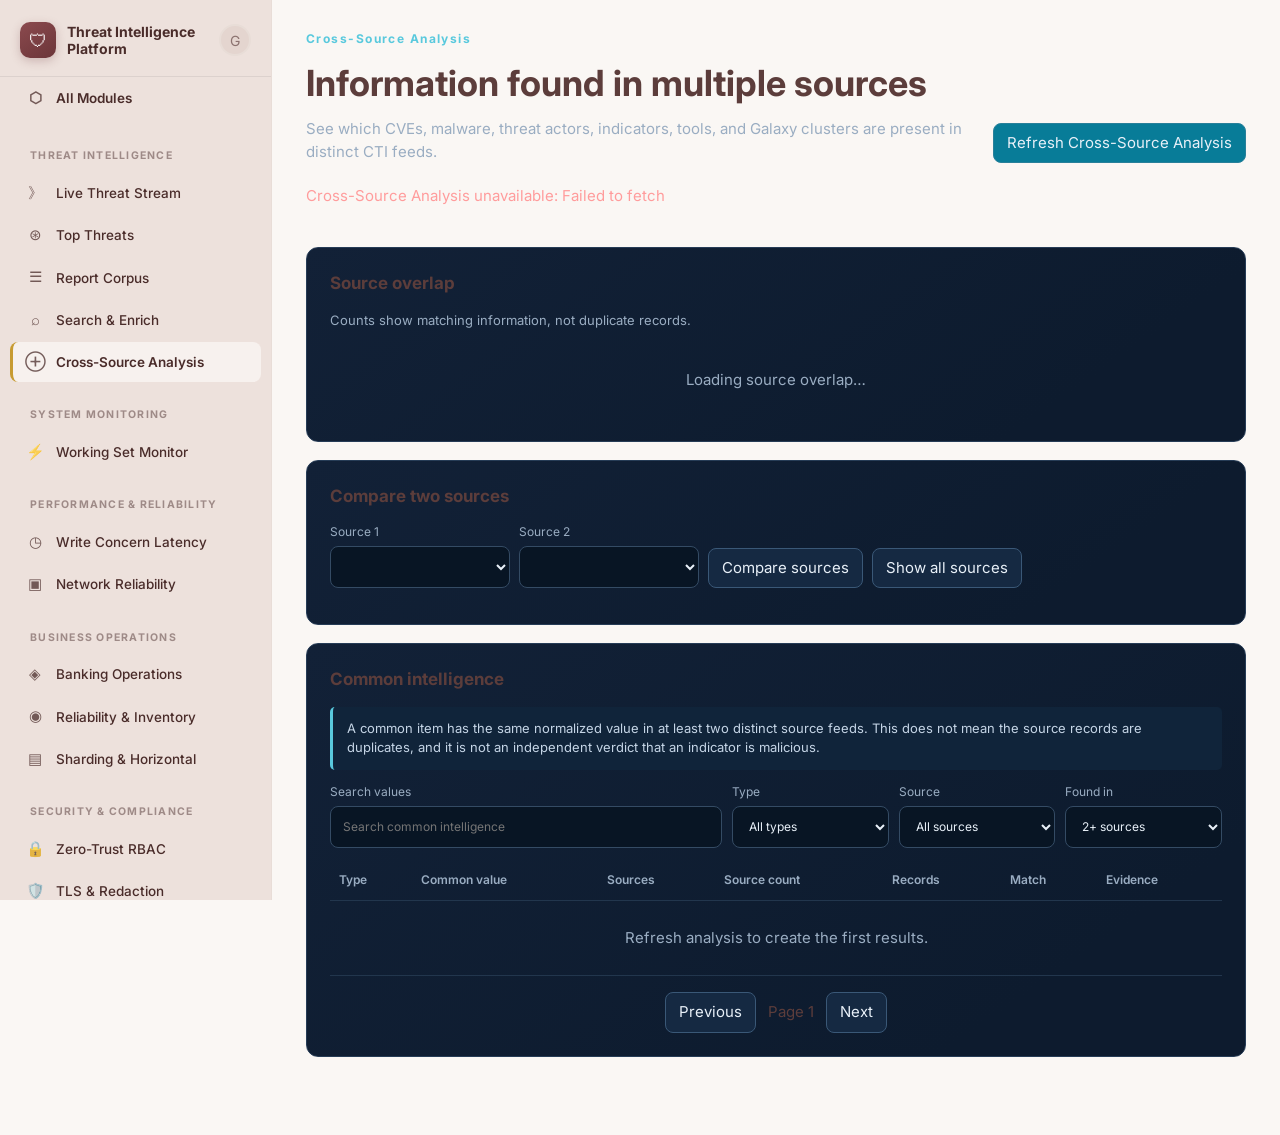
<file: frontend/cross-source.html>
<!DOCTYPE html>
<html lang="en">
<head>
<meta charset="UTF-8">
<meta name="viewport" content="width=device-width, initial-scale=1.0">
<title>Cross-Source Analysis · CTI Platform</title>
<link rel="stylesheet" href="cluster.css">
<script src="cluster.js" defer></script>
<style>
:root {
    color-scheme: dark;
    --bg: #07111f;
    --panel: #0d1b2e;
    --panel-raised: #122137;
    --line: #263c56;
    --muted: #9aadc2;
    --text: #e8f0f8;
    --accent: #59c9dd;
    --green: #8fe0b1;
    --gold: #ffd082;
}
* { box-sizing: border-box; }
body {
    margin: 0;
    background: var(--bg);
    color: var(--text);
    font: 15px/1.5 Inter, Arial, sans-serif;
}
a { color: #83c4ff; }
button, input, select { font: inherit; }
button {
    min-height: 40px;
    padding: 8px 13px;
    border: 1px solid #3a5877;
    border-radius: 8px;
    background: #152942;
    color: var(--text);
    cursor: pointer;
}
button:hover:not(:disabled) { background: #1d3857; }
button:disabled { cursor: wait; opacity: .6; }
input, select {
    min-height: 42px;
    padding: 9px 12px;
    border: 1px solid #344b64;
    border-radius: 8px;
    background: #081524;
    color: var(--text);
}
header {
    padding: 18px clamp(16px, 4vw, 44px);
    border-bottom: 1px solid #1d334d;
    background: #0a1627;
}
.header-row, main {
    width: min(1480px, 100%);
    margin: auto;
}
.header-row {
    display: flex;
    align-items: center;
    justify-content: space-between;
    gap: 20px;
}
.header-row h1 { margin: 0; font-size: 19px; }
.header-row a { text-decoration: none; }
main { padding: 30px clamp(16px, 3vw, 34px) 60px; }
.hero {
    display: flex;
    align-items: end;
    justify-content: space-between;
    gap: 24px;
    margin-bottom: 22px;
}
.eyebrow {
    margin: 0 0 8px;
    color: var(--accent);
    font-size: 12px;
    font-weight: 700;
    letter-spacing: .12em;
}
h2 { margin: 0; font-size: clamp(25px, 4vw, 36px); }
.hero p:not(.eyebrow) { max-width: 760px; margin: 8px 0 0; color: var(--muted); }
.hero button { white-space: nowrap; border-color: #28809a; background: #087c98; }
.state-line { min-height: 24px; margin: 6px 0 18px; color: var(--muted); }
.state-line.ready { color: var(--green); }
.state-line.warning { color: var(--gold); }
.state-line.error { color: #ff9c9c; }
.stats {
    display: grid;
    grid-template-columns: repeat(auto-fit, minmax(150px, 1fr));
    gap: 12px;
    margin-bottom: 20px;
}
.stat, .panel {
    border: 1px solid var(--line);
    border-radius: 12px;
    background: linear-gradient(145deg, var(--panel-raised), var(--panel) 80%);
}
.stat { padding: 16px; }
.stat-label { color: var(--muted); font-size: 12px; text-transform: uppercase; }
.stat-value { margin-top: 6px; font-size: 26px; font-weight: 700; }
.panel { margin: 18px 0; padding: clamp(16px, 2vw, 23px); }
.panel h3 { margin: 0 0 14px; font-size: 17px; }
.subtle { color: var(--muted); font-size: 13px; }
.overlap-grid {
    display: grid;
    grid-template-columns: repeat(auto-fit, minmax(235px, 1fr));
    gap: 11px;
}
.overlap-card {
    padding: 14px;
    border: 1px solid #314963;
    border-radius: 9px;
    background: #0a1828;
}
.overlap-title { margin-bottom: 8px; font-weight: 700; }
.overlap-counts { display: flex; flex-wrap: wrap; gap: 7px; margin-bottom: 10px; }
.count-pill, .source-pill {
    display: inline-block;
    padding: 3px 8px;
    border: 1px solid #344b64;
    border-radius: 999px;
    background: #13243a;
    color: #c9d9e9;
    font-size: 12px;
}
.compare-controls {
    display: flex;
    flex-wrap: wrap;
    align-items: end;
    gap: 9px;
}
.compare-controls label, .filters label { display: grid; gap: 5px; color: var(--muted); font-size: 12px; }
.compare-controls select { min-width: 180px; }
.filters {
    display: grid;
    grid-template-columns: minmax(210px, 1fr) repeat(3, minmax(140px, .4fr));
    gap: 10px;
    margin: 12px 0;
}
.filters input, .filters select { width: 100%; }
.table-scroll { overflow-x: auto; }
table { width: 100%; border-collapse: collapse; }
th, td { padding: 11px 9px; border-bottom: 1px solid #22364d; text-align: left; vertical-align: top; }
th { color: var(--muted); font-size: 12px; font-weight: 600; }
td.value-cell { min-width: 220px; max-width: 420px; overflow-wrap: anywhere; font-weight: 600; }
.source-list { display: flex; flex-wrap: wrap; gap: 5px; min-width: 155px; }
.match-cell { min-width: 145px; color: var(--green); font-size: 13px; }
.evidence-row td { background: #091625; }
.evidence-source { margin: 12px 0; padding: 12px; border: 1px solid #2d4259; border-radius: 8px; }
.evidence-source h4 { margin: 0 0 7px; }
.evidence-source p { margin: 5px 0; color: #c0cfdf; overflow-wrap: anywhere; }
.technical { margin-top: 9px; color: var(--muted); font-size: 12px; }
.pagination { display: flex; align-items: center; justify-content: center; gap: 12px; margin-top: 16px; }
.empty {
    padding: 26px 12px;
    color: var(--muted);
    text-align: center;
}
.notice {
    padding: 12px 14px;
    border-left: 3px solid var(--accent);
    border-radius: 5px;
    background: #10243a;
    color: #c5d5e6;
    font-size: 13px;
}
@media (max-width: 780px) {
    .hero { align-items: flex-start; flex-direction: column; }
    .filters { grid-template-columns: 1fr 1fr; }
}
@media (max-width: 520px) {
    .header-row { align-items: flex-start; flex-direction: column; }
    .filters { grid-template-columns: 1fr; }
    .compare-controls { align-items: stretch; flex-direction: column; }
    .compare-controls select { width: 100%; }
}
</style>
</head>
<body>
<header>
    <div class="header-row">
        <h1>Cross-Source Analysis</h1>
        <a href="index.html">← Back to CTI dashboard</a>
    </div>
</header>
<main>
    <section class="hero">
        <div>
            <p class="eyebrow">Cross-Source Analysis</p>
            <h2>Information found in multiple sources</h2>
            <p>See which CVEs, malware, threat actors, indicators, tools, and Galaxy clusters are present in distinct CTI feeds.</p>
        </div>
        <button id="refreshButton" type="button">Refresh Cross-Source Analysis</button>
    </section>
    <p id="analysisStatus" class="state-line" role="status">Loading analysis status…</p>
    <div class="stats" id="summaryStats"></div>
    <section class="panel">
        <h3>Source overlap</h3>
        <p class="subtle">Counts show matching information, not duplicate records.</p>
        <div id="overlapGrid" class="overlap-grid"><div class="empty">Loading source overlap…</div></div>
    </section>
    <section class="panel">
        <h3>Compare two sources</h3>
        <div class="compare-controls">
            <label>Source 1<select id="sourceA"></select></label>
            <label>Source 2<select id="sourceB"></select></label>
            <button id="compareButton" type="button">Compare sources</button>
            <button id="allSourcesButton" type="button">Show all sources</button>
        </div>
        <p id="compareSummary" class="subtle"></p>
    </section>
    <section class="panel">
        <h3>Common intelligence</h3>
        <p class="notice">A common item has the same normalized value in at least two distinct source feeds. This does not mean the source records are duplicates, and it is not an independent verdict that an indicator is malicious.</p>
        <div class="filters">
            <label>Search values<input id="searchInput" type="search" placeholder="Search common intelligence"></label>
            <label>Type<select id="typeFilter">
                <option value="all">All types</option>
                <option value="cve">CVE</option>
                <option value="malware">Malware</option>
                <option value="actor">Threat actor</option>
                <option value="ioc">Indicator</option>
                <option value="tool">Tool</option>
                <option value="galaxy">Other Galaxy</option>
            </select></label>
            <label>Source<select id="sourceFilter"><option value="all">All sources</option></select></label>
            <label>Found in<select id="sourceCountFilter">
                <option value="all">2+ sources</option><option value="2">Exactly 2</option>
                <option value="3">Exactly 3</option><option value="4">4 or more</option>
            </select></label>
        </div>
        <div class="table-scroll">
            <table>
                <thead><tr><th>Type</th><th>Common value</th><th>Sources</th><th>Source count</th><th>Records</th><th>Match</th><th>Evidence</th></tr></thead>
                <tbody id="commonRows"><tr><td colspan="7" class="empty">Refresh analysis to create the first results.</td></tr></tbody>
            </table>
        </div>
        <div class="pagination">
            <button id="previousPage" type="button">Previous</button>
            <span id="pageLabel">Page 1</span>
            <button id="nextPage" type="button">Next</button>
        </div>
    </section>
</main>
<script>
const API = window.location.port === "8000"
    ? window.location.origin
    : "http://127.0.0.1:8000";
const PAGE_SIZE = 30;
let pageOffset = 0;
let totalItems = 0;
let comparing = false;
let searchTimer;
let knownSources = [];
let sourceOptionsInitialized = false;

function typeLabel(item) {
    if (item.entity_type === "cve") return "CVE";
    if (item.entity_type === "actor") return "Threat actor";
    if (item.entity_type === "ioc") return item.subtype || "Indicator";
    if (item.entity_type === "galaxy") return item.subtype || "Galaxy";
    return item.subtype || item.entity_type;
}

function addSourceOptions(select, sources) {
    const selected = select.value;
    select.replaceChildren(new Option("All sources", "all"));
    sources.forEach(source => select.add(new Option(source.label, source.source)));
    if ([...select.options].some(option => option.value === selected)) select.value = selected;
}

function renderStats(summary) {
    const labels = [
        ["records_analyzed", "Total records analyzed"],
        ["source_count", "Sources found"],
        ["cve", "Common CVEs"],
        ["malware", "Common malware"],
        ["actor", "Common threat actors"],
        ["ioc", "Common indicators"],
        ["tool", "Common tools"],
    ];
    const cards = labels.map(([key, label]) => {
        const card = document.createElement("article");
        card.className = "stat";
        const name = document.createElement("div");
        name.className = "stat-label";
        name.textContent = label;
        const value = document.createElement("div");
        value.className = "stat-value";
        value.textContent = Number(key === "records_analyzed" || key === "source_count"
            ? summary[key] || 0 : summary.by_type?.[key] || 0).toLocaleString();
        card.append(name, value);
        return card;
    });
    document.getElementById("summaryStats").replaceChildren(...cards);
}

function renderOverlap(data) {
    const container = document.getElementById("overlapGrid");
    container.replaceChildren();
    if (!data.pairs?.length) {
        const empty = document.createElement("div");
        empty.className = "empty";
        empty.textContent = "No common values were found across the available source pairs yet.";
        container.appendChild(empty);
        return;
    }
    data.pairs.forEach(pair => {
        const card = document.createElement("article");
        card.className = "overlap-card";
        const title = document.createElement("div");
        title.className = "overlap-title";
        title.textContent = `${pair.source_a_label} ↔ ${pair.source_b_label}`;
        const counts = document.createElement("div");
        counts.className = "overlap-counts";
        [["cve", "CVEs"], ["malware", "Malware"], ["actor", "Actors"], ["ioc", "Indicators"], ["tool", "Tools"]]
            .forEach(([key, label]) => {
                if (!pair.counts[key]) return;
                const pill = document.createElement("span");
                pill.className = "count-pill";
                pill.textContent = `${pair.counts[key].toLocaleString()} ${label}`;
                counts.appendChild(pill);
            });
        const button = document.createElement("button");
        button.type = "button";
        button.textContent = "View common data";
        button.addEventListener("click", () => {
            document.getElementById("sourceA").value = pair.source_a;
            document.getElementById("sourceB").value = pair.source_b;
            runComparison();
            document.getElementById("commonRows").scrollIntoView({behavior: "smooth", block: "center"});
        });
        card.append(title, counts, button);
        container.appendChild(card);
    });
}

async function loadSummary() {
    const response = await fetch(`${API}/api/cross-source/summary`);
    const data = await response.json();
    if (!response.ok) throw new Error(data.detail || "Could not load Cross-Source Analysis summary.");
    renderStats(data);
    const status = document.getElementById("analysisStatus");
    status.className = "state-line";
    if (data.status === "ready") {
        status.textContent = `Records analyzed: ${data.records_analyzed.toLocaleString()} · Sources: ${data.source_count} · Last analyzed: ${data.analyzed_at ? new Date(data.analyzed_at).toLocaleString() : "unknown"}${data.stale ? " · Source data changed; refresh recommended." : ""}`;
        status.classList.add(data.stale ? "warning" : "ready");
    } else if (data.status === "running") {
        status.textContent = "Analysis is running. Refresh this page in a moment to see its results.";
        status.classList.add("warning");
    } else if (data.status === "failed") {
        status.textContent = `The last analysis failed: ${data.error || "see backend logs"}`;
        status.classList.add("error");
    } else {
        status.textContent = `Ready to analyze ${data.records_analyzed.toLocaleString()} records from ${data.source_count} sources. Select Refresh Cross-Source Analysis to build results.`;
        status.classList.add("warning");
    }
    return data;
}

async function loadSources() {
    const response = await fetch(`${API}/api/cross-source/sources`);
    const data = await response.json();
    if (!response.ok) throw new Error(data.detail || "Could not load source list.");
    knownSources = data.sources || [];
    addSourceOptions(document.getElementById("sourceFilter"), knownSources);
    const sourceASelect = document.getElementById("sourceA");
    const sourceBSelect = document.getElementById("sourceB");
    const previousA = sourceASelect.value;
    const previousB = sourceBSelect.value;
    [sourceASelect, sourceBSelect].forEach(select => {
        select.replaceChildren(...knownSources.map(source => new Option(source.label, source.source)));
    });
    if (!sourceOptionsInitialized && knownSources.length > 1) {
        sourceASelect.value = knownSources[0].source;
        sourceBSelect.value = knownSources[1].source;
        sourceOptionsInitialized = true;
    } else {
        if (knownSources.some(source => source.source === previousA)) sourceASelect.value = previousA;
        if (knownSources.some(source => source.source === previousB)) sourceBSelect.value = previousB;
    }
}

async function loadOverlap() {
    const response = await fetch(`${API}/api/cross-source/overlap`);
    const data = await response.json();
    if (!response.ok) throw new Error(data.detail || "Could not load source overlap.");
    renderOverlap(data);
}

function selectedFilters() {
    return {
        entity_type: document.getElementById("typeFilter").value,
        source: document.getElementById("sourceFilter").value,
        source_count: document.getElementById("sourceCountFilter").value,
        q: document.getElementById("searchInput").value.trim(),
    };
}

async function loadCommon() {
    const params = new URLSearchParams({limit: String(PAGE_SIZE), offset: String(pageOffset)});
    const filters = selectedFilters();
    Object.entries(filters).forEach(([key, value]) => {
        if (value && value !== "all") params.set(key, value);
    });
    let url = `${API}/api/cross-source/common?${params}`;
    if (comparing) {
        const sourceA = document.getElementById("sourceA").value;
        const sourceB = document.getElementById("sourceB").value;
        if (sourceA === sourceB) {
            document.getElementById("compareSummary").textContent = "Choose two different sources to compare.";
            return;
        }
        params.set("source_a", sourceA);
        params.set("source_b", sourceB);
        url = `${API}/api/cross-source/compare?${params}`;
    }
    const rows = document.getElementById("commonRows");
    rows.innerHTML = '<tr><td colspan="7" class="empty">Loading common information…</td></tr>';
    const response = await fetch(url);
    const data = await response.json();
    if (!response.ok) {
        if (response.status === 409) {
            rows.innerHTML = '<tr><td colspan="7" class="empty">Select “Refresh Cross-Source Analysis” to analyze the full dataset.</td></tr>';
            return;
        }
        throw new Error(data.detail || "Could not load common information.");
    }
    totalItems = data.total || 0;
    renderRows(data.items || []);
    document.getElementById("pageLabel").textContent =
        `Page ${Math.floor(pageOffset / PAGE_SIZE) + 1} of ${Math.max(1, Math.ceil(totalItems / PAGE_SIZE)).toLocaleString()} · ${totalItems.toLocaleString()} matches`;
    document.getElementById("previousPage").disabled = pageOffset === 0;
    document.getElementById("nextPage").disabled = pageOffset + PAGE_SIZE >= totalItems;
    if (comparing) {
        const labels = knownSources.filter(source =>
            [document.getElementById("sourceA").value, document.getElementById("sourceB").value].includes(source.source)
        ).map(source => source.label);
        const counts = data.by_type || {};
        document.getElementById("compareSummary").textContent =
            `${labels.join(" ↔ ")} · ${totalItems.toLocaleString()} common items · ${counts.cve || 0} CVEs · ${counts.malware || 0} malware · ${counts.actor || 0} actors · ${counts.ioc || 0} indicators · ${counts.tool || 0} tools`;
    }
}

function renderRows(items) {
    const rows = document.getElementById("commonRows");
    rows.replaceChildren();
    if (!items.length) {
        const empty = document.createElement("tr");
        const cell = document.createElement("td");
        cell.colSpan = 7;
        cell.className = "empty";
        cell.textContent = "No common items match these filters.";
        empty.appendChild(cell);
        rows.appendChild(empty);
        return;
    }
    items.forEach(item => {
        const row = document.createElement("tr");
        const type = document.createElement("td");
        type.textContent = typeLabel(item);
        const value = document.createElement("td");
        value.className = "value-cell";
        value.textContent = item.display_value;
        const sourceCell = document.createElement("td");
        const sourceList = document.createElement("div");
        sourceList.className = "source-list";
        item.sources.forEach(source => {
            const pill = document.createElement("span");
            pill.className = "source-pill";
            pill.textContent = source.source_label;
            sourceList.appendChild(pill);
        });
        sourceCell.appendChild(sourceList);
        const sourceCount = document.createElement("td");
        sourceCount.textContent = `${item.source_count} sources`;
        const records = document.createElement("td");
        records.textContent = Number(item.record_count).toLocaleString();
        const match = document.createElement("td");
        match.className = "match-cell";
        match.textContent = item.source_count >= 3 ? "Exact match · multiple sources" : "Exact normalized match";
        const action = document.createElement("td");
        const button = document.createElement("button");
        button.type = "button";
        button.textContent = "View evidence";
        button.addEventListener("click", () => showEvidence(item._id, row));
        action.appendChild(button);
        row.append(type, value, sourceCell, sourceCount, records, match, action);
        rows.appendChild(row);
    });
}

async function showEvidence(matchId, row) {
    const existing = row.nextElementSibling;
    if (existing?.classList.contains("evidence-row")) {
        existing.remove();
        return;
    }
    const response = await fetch(`${API}/api/cross-source/evidence/${encodeURIComponent(matchId)}`);
    const data = await response.json();
    if (!response.ok) throw new Error(data.detail || "Could not load evidence.");
    const evidenceRow = document.createElement("tr");
    evidenceRow.className = "evidence-row";
    const cell = document.createElement("td");
    cell.colSpan = 7;
    const explanation = document.createElement("p");
    explanation.textContent = `${data.explanation} These are common information matches, not duplicate-record findings.`;
    cell.appendChild(explanation);
    data.item.sources.forEach(source => {
        const sample = source.samples?.[0] || {};
        const section = document.createElement("section");
        section.className = "evidence-source";
        const heading = document.createElement("h4");
        heading.textContent = `${source.source_label} · ${source.record_count.toLocaleString()} matching records`;
        const title = document.createElement("p");
        title.textContent = `Record: ${sample.record_title || "MISP event"}${sample.event_uuid ? ` · MISP UUID: ${sample.event_uuid}` : ""}`;
        const date = document.createElement("p");
        date.textContent = `Date: ${sample.record_date || "not supplied by source"}`;
        const link = document.createElement("a");
        if (sample.event_uuid && source.source_feed_url?.startsWith("https://")) {
            link.href = `${source.source_feed_url.replace(/\/+$/, "")}/${encodeURIComponent(sample.event_uuid)}.json`;
            link.target = "_blank";
            link.rel = "noopener noreferrer";
            link.textContent = "Open original MISP event";
        }
        const technical = document.createElement("details");
        technical.className = "technical";
        const summary = document.createElement("summary");
        summary.textContent = "Technical details";
        const detail = document.createElement("p");
        detail.textContent = `Collection: ${sample.collection || "working_set_test"} · Record ID: ${sample.record_id || "unavailable"} · Feed: ${sample.feed_id || source.source} · Source URL: ${sample.source_feed_url || source.source_feed_url || "unavailable"} · Field: ${sample.field || "unavailable"} · Normalization: ${sample.normalization || "exact normalized value"}`;
        technical.append(summary, detail);
        section.append(heading, title, date);
        if (link.href) section.appendChild(link);
        section.appendChild(technical);
        cell.appendChild(section);
    });
    evidenceRow.appendChild(cell);
    row.after(evidenceRow);
}

async function refreshAnalysis() {
    const button = document.getElementById("refreshButton");
    const status = document.getElementById("analysisStatus");
    button.disabled = true;
    button.textContent = "Analyzing all records…";
    status.textContent = "Analyzing the full working_set_test collection on the server. This can take a little while.";
    status.className = "state-line warning";
    try {
        const response = await fetch(`${API}/api/cross-source/refresh`, {method: "POST"});
        const result = await response.json();
        if (!response.ok) throw new Error(result.detail || "Analysis refresh failed.");
        pageOffset = 0;
        comparing = false;
        document.getElementById("compareSummary").textContent = "";
        await Promise.all([loadSummary(), loadSources(), loadOverlap()]);
        await loadCommon();
    } catch (error) {
        status.textContent = `Analysis failed: ${error.message}`;
        status.className = "state-line error";
    } finally {
        button.disabled = false;
        button.textContent = "Refresh Cross-Source Analysis";
    }
}

async function runComparison() {
    comparing = true;
    pageOffset = 0;
    document.getElementById("sourceFilter").value = "all";
    await loadCommon();
}

async function initialize() {
    try {
        await loadSources();
        const summary = await loadSummary();
        if (summary.status === "ready") {
            await Promise.all([loadOverlap(), loadCommon()]);
        }
    } catch (error) {
        const status = document.getElementById("analysisStatus");
        status.textContent = `Cross-Source Analysis unavailable: ${error.message}`;
        status.className = "state-line error";
    }
}

document.getElementById("refreshButton").addEventListener("click", refreshAnalysis);
document.getElementById("compareButton").addEventListener("click", runComparison);
document.getElementById("allSourcesButton").addEventListener("click", () => {
    comparing = false;
    pageOffset = 0;
    document.getElementById("compareSummary").textContent = "";
    loadCommon();
});
["typeFilter", "sourceFilter", "sourceCountFilter"].forEach(id =>
    document.getElementById(id).addEventListener("change", () => {
        pageOffset = 0;
        loadCommon();
    })
);
document.getElementById("searchInput").addEventListener("input", () => {
    clearTimeout(searchTimer);
    searchTimer = setTimeout(() => {
        pageOffset = 0;
        loadCommon();
    }, 250);
});
document.getElementById("previousPage").addEventListener("click", () => {
    pageOffset = Math.max(0, pageOffset - PAGE_SIZE);
    loadCommon();
});
document.getElementById("nextPage").addEventListener("click", () => {
    if (pageOffset + PAGE_SIZE < totalItems) pageOffset += PAGE_SIZE;
    loadCommon();
});
initialize();
</script>
</body>
</html>
</file>
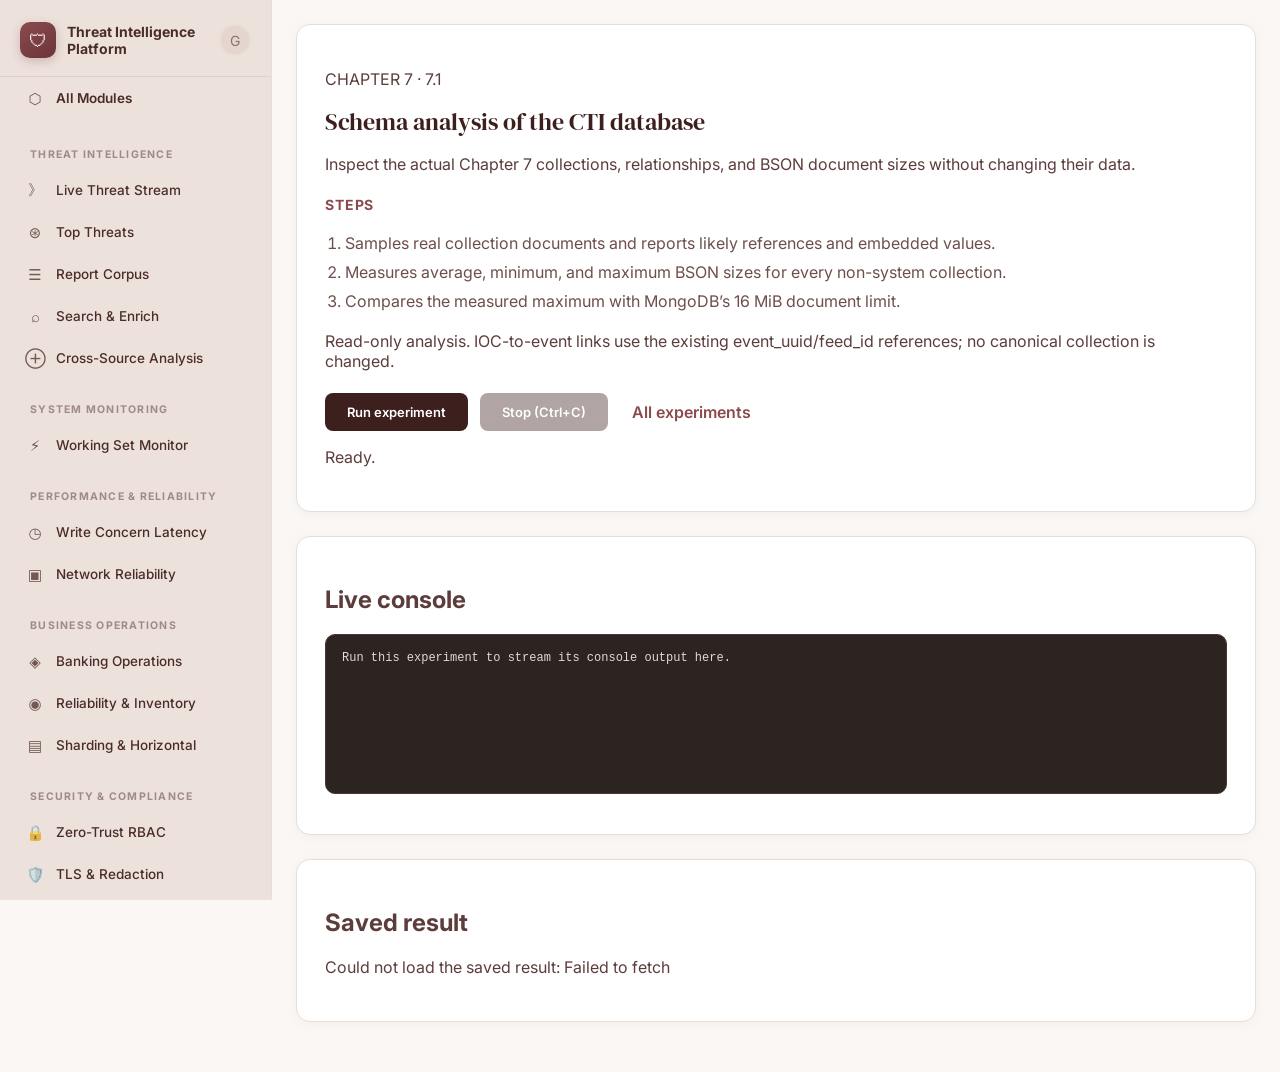
<file: frontend/experiment.html>
<!DOCTYPE html>
<html lang="en">
<head>
<meta charset="UTF-8">
<meta name="viewport" content="width=device-width, initial-scale=1.0">
<title>MongoDB Experiment · CTI Platform</title>
<link rel="stylesheet" href="cluster.css">
<script src="cluster.js" defer></script>
<script src="experiment.js" defer></script>
</head>
<body>
<header>
    <div class="header-row">
        <div class="logo">
            <h1>MongoDB Lab Experiments</h1>
            <p>Chapters 7–9 use CTI data · Chapters 10–12 use isolated clusters & security features</p>
        </div>
        <a href="index.html">Back to CTI platform</a>
    </div>
</header>
<main class="experiment-layout">
    <section class="experiment-panel">
        <p id="experimentChapter" class="experiment-muted"></p>
        <h1 id="experimentTitle">Loading experiment…</h1>
        <p id="experimentAim" class="experiment-muted"></p>
        <h2>Steps</h2>
        <ol id="experimentSteps"></ol>
        <p id="experimentNote" class="experiment-muted"></p>
        <div class="experiment-actions">
            <button id="runButton" type="button">Run experiment</button>
            <button id="stopButton" class="secondary" type="button" disabled>Stop (Ctrl+C)</button>
            <a href="experiments.html">All experiments</a>
        </div>
        <p id="jobStatus" class="experiment-muted" role="status">Ready.</p>
    </section>
    <section class="experiment-card">
        <h2>Live console</h2>
        <pre id="console" class="experiment-console" aria-live="polite">Run this experiment to stream its console output here.</pre>
    </section>
    <section class="experiment-card">
        <h2>Saved result</h2>
        <div id="result" class="experiment-result">
            <p class="experiment-muted">No saved result loaded yet.</p>
        </div>
    </section>
</main>
</body>
</html>
</file>
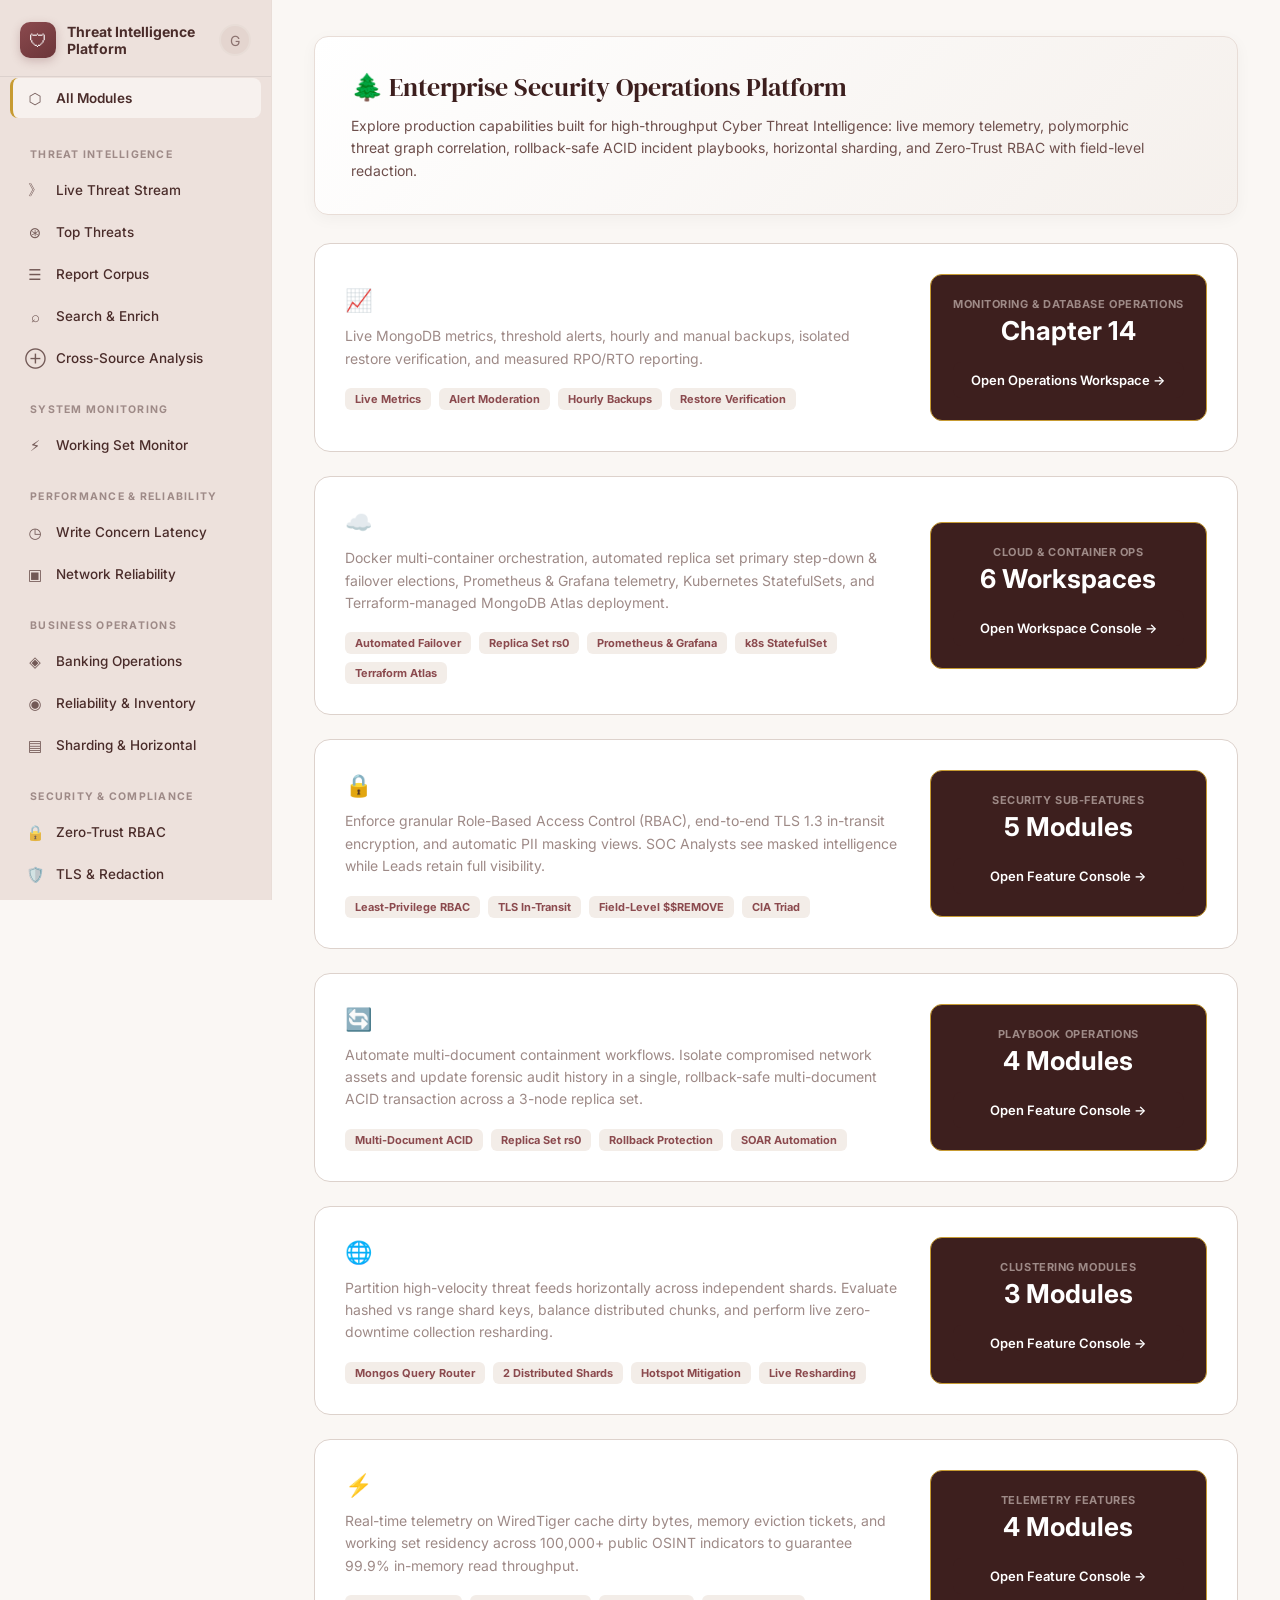
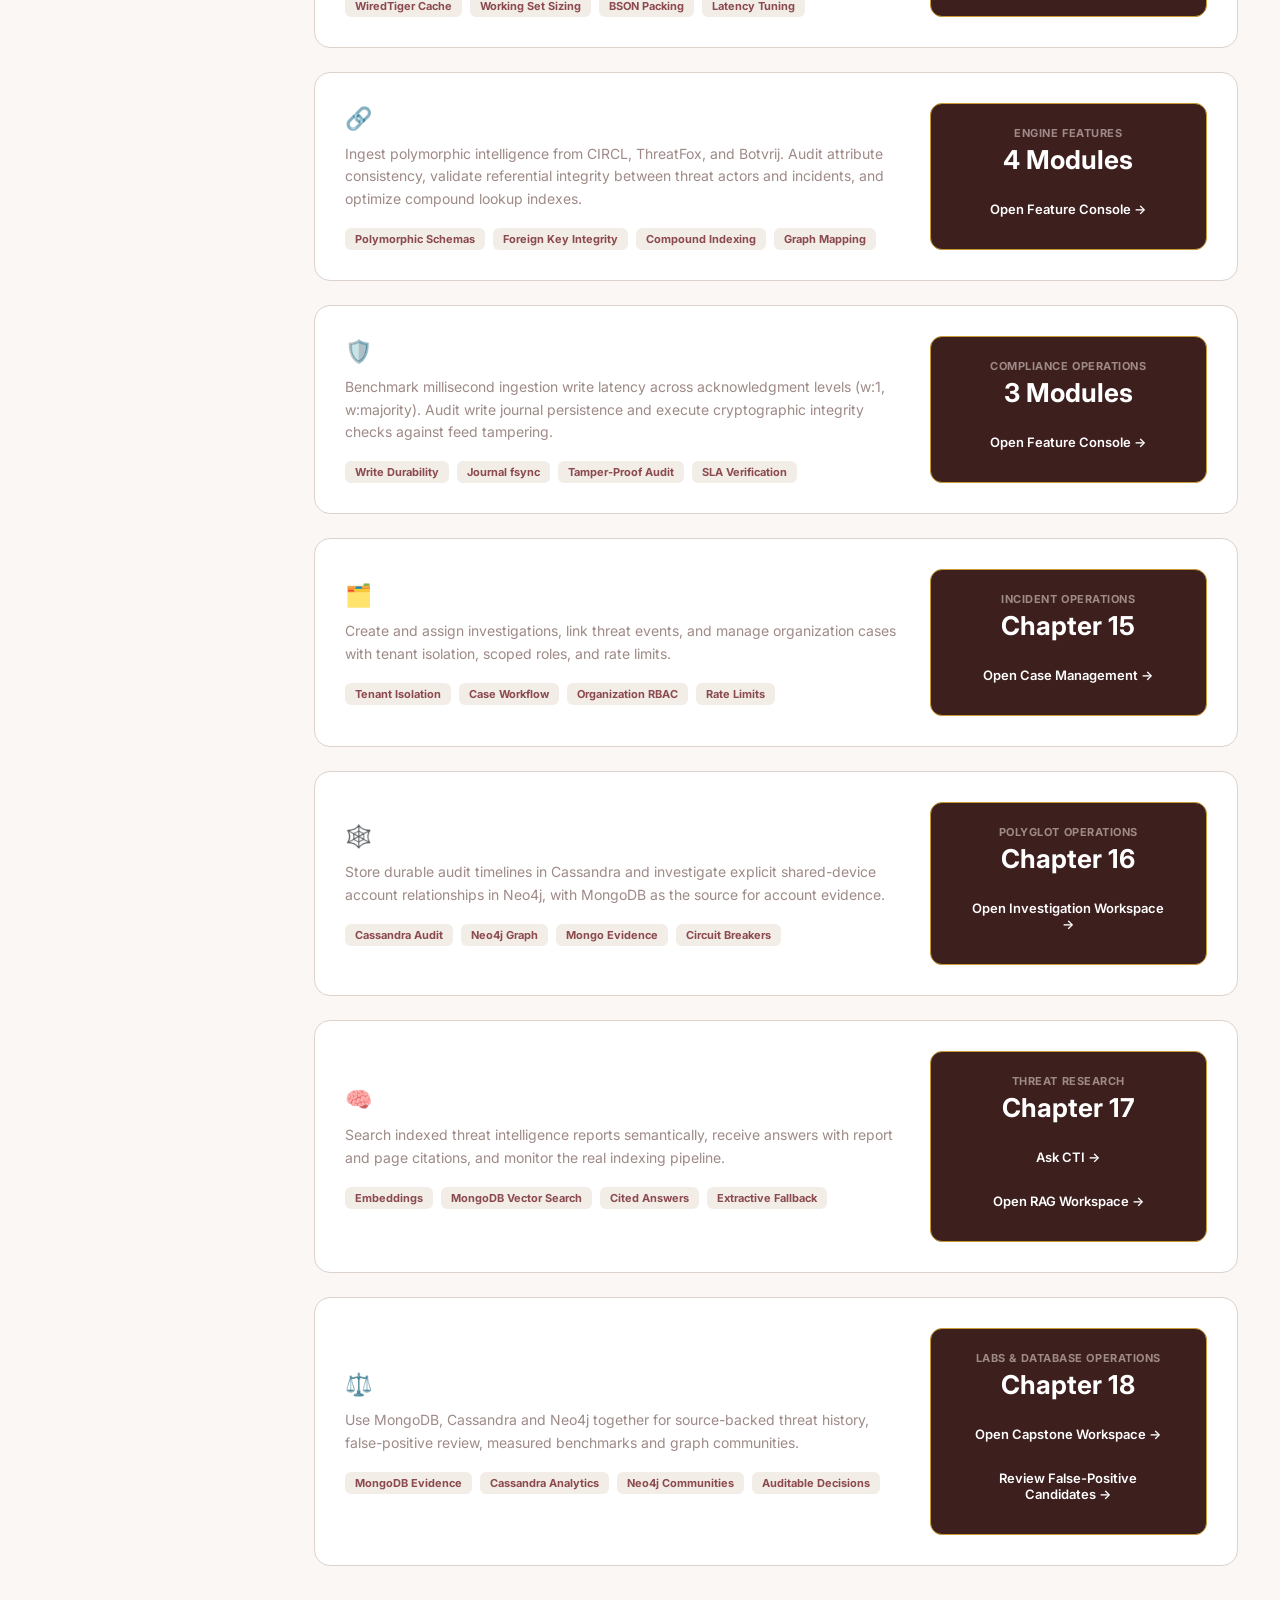
<file: frontend/experiments.html>
<!DOCTYPE html>
<html lang="en">
<head>
<meta charset="UTF-8">
<meta name="viewport" content="width=device-width, initial-scale=1.0">
<title>Enterprise Security & Operational Features · CTI Platform</title>
<link rel="stylesheet" href="cluster.css">
<script src="cluster.js" defer></script>
<style>
.container {
    max-width: 1400px;
    margin: auto;
    padding: 30px;
}
.suite-card {
    background: var(--bg-surface);
    border: 1px solid var(--border-main);
    border-radius: 16px;
    padding: 30px;
    margin-bottom: 24px;
    display: grid;
    grid-template-columns: 2fr 1fr;
    gap: 30px;
    align-items: center;
    transition: transform 0.2s, border-color 0.2s, box-shadow 0.2s;
}
.suite-card:hover {
    transform: translateY(-3px);
    border-color: var(--pine-300);
    box-shadow: 0 14px 34px rgba(18, 61, 51, 0.4);
}
.suite-info h2 {
    margin: 0 0 10px;
    color: #ffffff;
    font-size: 22px;
    display: flex;
    align-items: center;
    gap: 12px;
}
.suite-info p {
    color: var(--text-muted);
    font-size: 14px;
    line-height: 1.6;
    margin: 0 0 18px;
}
.suite-tags {
    display: flex;
    flex-wrap: wrap;
    gap: 8px;
}
.suite-tag {
    background: var(--pine-700);
    color: var(--text-accent);
    padding: 4px 10px;
    border-radius: 6px;
    font-size: 11px;
    font-weight: 700;
}
.suite-action-box {
    background: var(--pine-900);
    border: 1px solid var(--border-glow);
    border-radius: 12px;
    padding: 22px;
    text-align: center;
}
.suite-action-box .stat-label {
    font-size: 11px;
    color: var(--text-muted);
    text-transform: uppercase;
    font-weight: 700;
}
.suite-action-box .stat-val {
    font-size: 26px;
    font-weight: 700;
    color: #ffffff;
    margin: 4px 0 16px;
}
</style>
</head>
<body>
<header>
    <div class="header-row" style="max-width: 1400px; margin: auto; display: flex; justify-content: space-between; align-items: center; padding: 22px 30px;">
        <div class="logo">
            <h1>Enterprise Architecture & Security Features</h1>
            <p>Production CTI Suite: Distributed Scaling, ACID Playbooks & Zero-Trust Governance</p>
        </div>
        <a href="index.html" class="feature-card-action" style="padding: 9px 18px;">← Live CTI Dashboard</a>
    </div>
</header>

<main class="container">
    <div class="feature-hero">
        <h1>🌲 Enterprise Security Operations Platform</h1>
        <p>Explore production capabilities built for high-throughput Cyber Threat Intelligence: live memory telemetry, polymorphic threat graph correlation, rollback-safe ACID incident playbooks, horizontal sharding, and Zero-Trust RBAC with field-level redaction.</p>
    </div>

    <div class="suite-card">
        <div class="suite-info">
            <h2><span>📈</span> Chapter 14: Monitoring &amp; Backup</h2>
            <p>Live MongoDB metrics, threshold alerts, hourly and manual backups, isolated restore verification, and measured RPO/RTO reporting.</p>
            <div class="suite-tags">
                <span class="suite-tag">Live Metrics</span>
                <span class="suite-tag">Alert Moderation</span>
                <span class="suite-tag">Hourly Backups</span>
                <span class="suite-tag">Restore Verification</span>
            </div>
        </div>
        <div class="suite-action-box">
            <div class="stat-label">Monitoring &amp; Database Operations</div>
            <div class="stat-val">Chapter 14</div>
            <a href="/extras/lab14" class="feature-card-action" style="width: 100%; box-sizing: border-box;">Open Operations Workspace →</a>
        </div>
    </div>

    <!-- Chapter 13 -->
    <div class="suite-card">
        <div class="suite-info">
            <h2><span>☁️</span> Chapter 13: Containers & Cloud Operations</h2>
            <p>Docker multi-container orchestration, automated replica set primary step-down & failover elections, Prometheus & Grafana telemetry, Kubernetes StatefulSets, and Terraform-managed MongoDB Atlas deployment.</p>
            <div class="suite-tags">
                <span class="suite-tag">Automated Failover</span>
                <span class="suite-tag">Replica Set rs0</span>
                <span class="suite-tag">Prometheus & Grafana</span>
                <span class="suite-tag">k8s StatefulSet</span>
                <span class="suite-tag">Terraform Atlas</span>
            </div>
        </div>
        <div class="suite-action-box">
            <div class="stat-label">Cloud & Container Ops</div>
            <div class="stat-val">6 Workspaces</div>
            <a href="/extras/lab13" class="feature-card-action" style="width: 100%; box-sizing: border-box;">Open Workspace Console →</a>
        </div>
    </div>

    <!-- Chapter 12 -->
    <div class="suite-card">
        <div class="suite-info">
            <h2><span>🔒</span> Zero-Trust Access & Field-Level Redaction</h2>
            <p>Enforce granular Role-Based Access Control (RBAC), end-to-end TLS 1.3 in-transit encryption, and automatic PII masking views. SOC Analysts see masked intelligence while Leads retain full visibility.</p>
            <div class="suite-tags">
                <span class="suite-tag">Least-Privilege RBAC</span>
                <span class="suite-tag">TLS In-Transit</span>
                <span class="suite-tag">Field-Level $$REMOVE</span>
                <span class="suite-tag">CIA Triad</span>
            </div>
        </div>
        <div class="suite-action-box">
            <div class="stat-label">Security Sub-Features</div>
            <div class="stat-val">5 Modules</div>
            <a href="feature.html?id=12" class="feature-card-action" style="width: 100%; box-sizing: border-box;">Open Feature Console →</a>
        </div>
    </div>

    <!-- Chapter 10 -->
    <div class="suite-card">
        <div class="suite-info">
            <h2><span>🔄</span> Incident Response Playbooks & ACID Transactions</h2>
            <p>Automate multi-document containment workflows. Isolate compromised network assets and update forensic audit history in a single, rollback-safe multi-document ACID transaction across a 3-node replica set.</p>
            <div class="suite-tags">
                <span class="suite-tag">Multi-Document ACID</span>
                <span class="suite-tag">Replica Set rs0</span>
                <span class="suite-tag">Rollback Protection</span>
                <span class="suite-tag">SOAR Automation</span>
            </div>
        </div>
        <div class="suite-action-box">
            <div class="stat-label">Playbook Operations</div>
            <div class="stat-val">4 Modules</div>
            <a href="feature.html?id=10" class="feature-card-action" style="width: 100%; box-sizing: border-box;">Open Feature Console →</a>
        </div>
    </div>

    <!-- Chapter 11 -->
    <div class="suite-card">
        <div class="suite-info">
            <h2><span>🌐</span> Distributed Sharding & Global Scaling</h2>
            <p>Partition high-velocity threat feeds horizontally across independent shards. Evaluate hashed vs range shard keys, balance distributed chunks, and perform live zero-downtime collection resharding.</p>
            <div class="suite-tags">
                <span class="suite-tag">Mongos Query Router</span>
                <span class="suite-tag">2 Distributed Shards</span>
                <span class="suite-tag">Hotspot Mitigation</span>
                <span class="suite-tag">Live Resharding</span>
            </div>
        </div>
        <div class="suite-action-box">
            <div class="stat-label">Clustering Modules</div>
            <div class="stat-val">3 Modules</div>
            <a href="feature.html?id=11" class="feature-card-action" style="width: 100%; box-sizing: border-box;">Open Feature Console →</a>
        </div>
    </div>

    <!-- Chapter 7 -->
    <div class="suite-card">
        <div class="suite-info">
            <h2><span>⚡</span> CTI Memory & Working Set Optimizer</h2>
            <p>Real-time telemetry on WiredTiger cache dirty bytes, memory eviction tickets, and working set residency across 100,000+ public OSINT indicators to guarantee 99.9% in-memory read throughput.</p>
            <div class="suite-tags">
                <span class="suite-tag">WiredTiger Cache</span>
                <span class="suite-tag">Working Set Sizing</span>
                <span class="suite-tag">BSON Packing</span>
                <span class="suite-tag">Latency Tuning</span>
            </div>
        </div>
        <div class="suite-action-box">
            <div class="stat-label">Telemetry Features</div>
            <div class="stat-val">4 Modules</div>
            <a href="feature.html?id=7" class="feature-card-action" style="width: 100%; box-sizing: border-box;">Open Feature Console →</a>
        </div>
    </div>

    <!-- Chapter 8 -->
    <div class="suite-card">
        <div class="suite-info">
            <h2><span>🔗</span> Threat Graph & IOC Correlation Engine</h2>
            <p>Ingest polymorphic intelligence from CIRCL, ThreatFox, and Botvrij. Audit attribute consistency, validate referential integrity between threat actors and incidents, and optimize compound lookup indexes.</p>
            <div class="suite-tags">
                <span class="suite-tag">Polymorphic Schemas</span>
                <span class="suite-tag">Foreign Key Integrity</span>
                <span class="suite-tag">Compound Indexing</span>
                <span class="suite-tag">Graph Mapping</span>
            </div>
        </div>
        <div class="suite-action-box">
            <div class="stat-label">Engine Features</div>
            <div class="stat-val">4 Modules</div>
            <a href="feature.html?id=8" class="feature-card-action" style="width: 100%; box-sizing: border-box;">Open Feature Console →</a>
        </div>
    </div>

    <!-- Chapter 9 -->
    <div class="suite-card">
        <div class="suite-info">
            <h2><span>🛡️</span> Ingestion Pipeline SLA & Compliance Auditor</h2>
            <p>Benchmark millisecond ingestion write latency across acknowledgment levels (w:1, w:majority). Audit write journal persistence and execute cryptographic integrity checks against feed tampering.</p>
            <div class="suite-tags">
                <span class="suite-tag">Write Durability</span>
                <span class="suite-tag">Journal fsync</span>
                <span class="suite-tag">Tamper-Proof Audit</span>
                <span class="suite-tag">SLA Verification</span>
            </div>
        </div>
        <div class="suite-action-box">
            <div class="stat-label">Compliance Operations</div>
            <div class="stat-val">3 Modules</div>
            <a href="feature.html?id=9" class="feature-card-action" style="width: 100%; box-sizing: border-box;">Open Feature Console →</a>
        </div>
    </div>
    <!-- Chapter 15 -->
    <div class="suite-card">
        <div class="suite-info">
            <h2><span>🗂️</span> Multi-Tenant Case Management</h2>
            <p>Create and assign investigations, link threat events, and manage organization cases with tenant isolation, scoped roles, and rate limits.</p>
            <div class="suite-tags"><span class="suite-tag">Tenant Isolation</span><span class="suite-tag">Case Workflow</span><span class="suite-tag">Organization RBAC</span><span class="suite-tag">Rate Limits</span></div>
        </div>
        <div class="suite-action-box"><div class="stat-label">Incident Operations</div><div class="stat-val">Chapter 15</div><a href="/cases" class="feature-card-action" style="width:100%;box-sizing:border-box">Open Case Management →</a></div>
    </div>
    <!-- Chapter 16 -->
    <div class="suite-card">
        <div class="suite-info">
            <h2><span>🕸️</span> Cassandra &amp; Neo4j Investigation Workspace</h2>
            <p>Store durable audit timelines in Cassandra and investigate explicit shared-device account relationships in Neo4j, with MongoDB as the source for account evidence.</p>
            <div class="suite-tags"><span class="suite-tag">Cassandra Audit</span><span class="suite-tag">Neo4j Graph</span><span class="suite-tag">Mongo Evidence</span><span class="suite-tag">Circuit Breakers</span></div>
        </div>
        <div class="suite-action-box"><div class="stat-label">Polyglot Operations</div><div class="stat-val">Chapter 16</div><a href="/extras/lab16" class="feature-card-action" style="width:100%;box-sizing:border-box">Open Investigation Workspace →</a></div>
    </div>
    <!-- Chapter 17 -->
    <div class="suite-card">
        <div class="suite-info">
            <h2><span>🧠</span> Vector Search &amp; Retrieval-Augmented Generation</h2>
            <p>Search indexed threat intelligence reports semantically, receive answers with report and page citations, and monitor the real indexing pipeline.</p>
            <div class="suite-tags"><span class="suite-tag">Embeddings</span><span class="suite-tag">MongoDB Vector Search</span><span class="suite-tag">Cited Answers</span><span class="suite-tag">Extractive Fallback</span></div>
        </div>
        <div class="suite-action-box"><div class="stat-label">Threat Research</div><div class="stat-val">Chapter 17</div><a href="/ask" class="feature-card-action" style="width:100%;box-sizing:border-box">Ask CTI →</a><a href="/extras/lab17" class="feature-card-action" style="width:100%;box-sizing:border-box;margin-top:8px">Open RAG Workspace →</a></div>
    </div>
    <!-- Chapter 18 -->
    <div class="suite-card">
        <div class="suite-info">
            <h2><span>⚖️</span> Comparative Database Capstone</h2>
            <p>Use MongoDB, Cassandra and Neo4j together for source-backed threat history, false-positive review, measured benchmarks and graph communities.</p>
            <div class="suite-tags"><span class="suite-tag">MongoDB Evidence</span><span class="suite-tag">Cassandra Analytics</span><span class="suite-tag">Neo4j Communities</span><span class="suite-tag">Auditable Decisions</span></div>
        </div>
        <div class="suite-action-box"><div class="stat-label">Labs &amp; Database Operations</div><div class="stat-val">Chapter 18</div><a href="/extras/lab18" class="feature-card-action" style="width:100%;box-sizing:border-box">Open Capstone Workspace →</a><a href="/moderation?tab=fp" class="feature-card-action" style="width:100%;box-sizing:border-box;margin-top:8px">Review False-Positive Candidates →</a></div>
    </div>
</main>
</body>
</html>
</file>
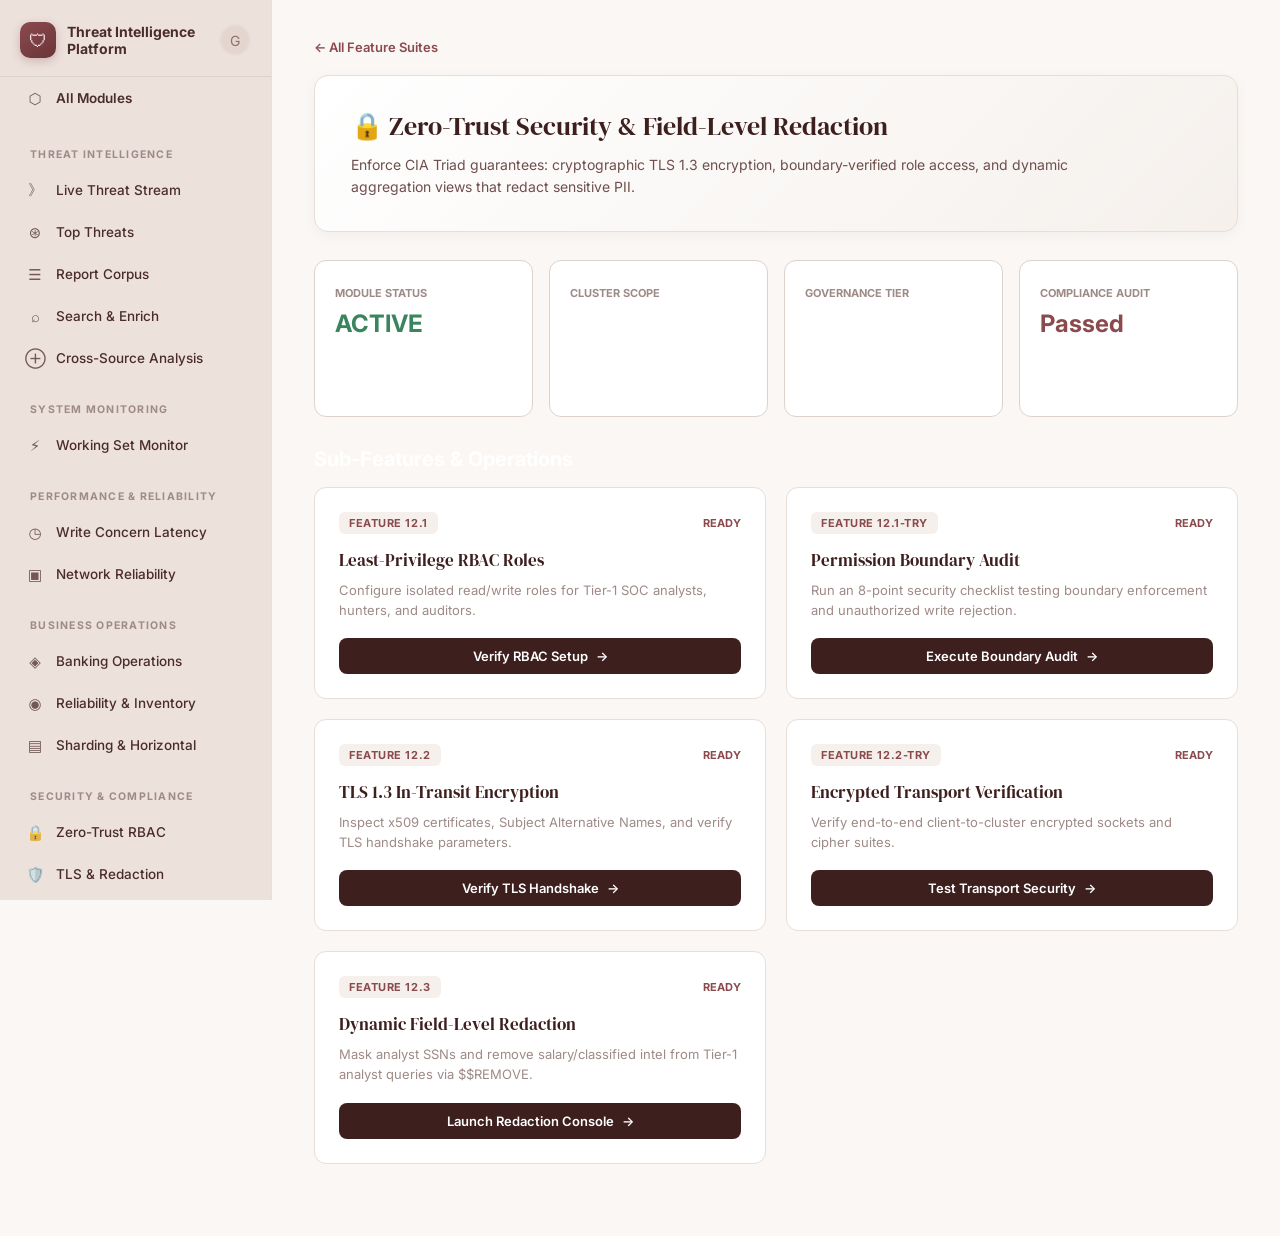
<file: frontend/feature.html>
<!DOCTYPE html>
<html lang="en">
<head>
<meta charset="UTF-8">
<meta name="viewport" content="width=device-width, initial-scale=1.0">
<title>Feature Console · Enterprise CTI Platform</title>
<link rel="stylesheet" href="cluster.css">
<script src="cluster.js" defer></script>
<style>
.container {
    max-width: 1400px;
    margin: auto;
    padding: 30px;
}
.back-link {
    display: inline-flex;
    align-items: center;
    gap: 6px;
    color: var(--text-accent);
    text-decoration: none;
    font-size: 13px;
    font-weight: 600;
    margin-bottom: 20px;
}
.back-link:hover {
    text-decoration: underline;
}
.telemetry-row {
    display: grid;
    grid-template-columns: repeat(4, 1fr);
    gap: 16px;
    margin-bottom: 25px;
}
.telemetry-card {
    background: var(--bg-surface);
    border: 1px solid var(--border-main);
    border-radius: 12px;
    padding: 20px;
}
.telemetry-card span {
    font-size: 11px;
    color: var(--text-muted);
    text-transform: uppercase;
    font-weight: 700;
}
.telemetry-card h2 {
    margin: 8px 0 0;
    font-size: 24px;
    color: #ffffff;
}
</style>
</head>
<body>
<header>
    <div class="header-row" style="max-width: 1400px; margin: auto; display: flex; justify-content: space-between; align-items: center; padding: 20px 30px;">
        <div class="logo">
            <h1 id="pageTitle">Enterprise Feature Suite</h1>
            <p id="pageSubtitle">Distributed High-Throughput Cyber Threat Operations</p>
        </div>
        <a href="index.html" class="feature-card-action" style="padding: 8px 16px;">Back to CTI Platform</a>
    </div>
</header>

<main class="container">
    <a href="experiments.html" class="back-link">← All Feature Suites</a>

    <div class="feature-hero">
        <h1 id="heroTitle">⚡ Loading Module...</h1>
        <p id="heroDescription">Fetching enterprise operations metrics and live cluster configuration...</p>
    </div>

    <div class="telemetry-row">
        <div class="telemetry-card">
            <span>Module Status</span>
            <h2 id="metricStatus" style="color: var(--success);">ACTIVE</h2>
        </div>
        <div class="telemetry-card">
            <span>Cluster Scope</span>
            <h2 id="metricCluster">Direct</h2>
        </div>
        <div class="telemetry-card">
            <span>Governance Tier</span>
            <h2 id="metricTier">Enterprise</h2>
        </div>
        <div class="telemetry-card">
            <span>Compliance Audit</span>
            <h2 id="metricCompliance" style="color: var(--text-accent);">Passed</h2>
        </div>
    </div>

    <h2 style="margin: 30px 0 16px; font-size: 20px; color: #ffffff;">Sub-Features & Operations</h2>
    <div class="feature-grid" id="operationsGrid">
        <!-- Dynamically injected -->
    </div>
</main>

<script>
const MODULES = {
    "7": {
        title: "⚡ Cache & Memory Performance Optimizer",
        subtitle: "High-Volume Threat Ingestion Telemetry & WiredTiger RAM Cache",
        description: "Analyze working set residency, eliminate cache thrashing on high-volume threat feeds, and measure BSON document packing efficiency to ensure 99.9% read hits in memory.",
        cluster: "mongo1:27017 (Standalone 1GB RAM)",
        tier: "Ingestion Tier",
        features: [
            { id: "7.1", name: "Schema Memory Footprint", desc: "Profile average BSON document size, memory alignment, and nested array overhead across threat events.", action: "Launch Analysis" },
            { id: "7.1-try", name: "Embedded Sightings Performance", desc: "Compare embedded vs normalized sighting models to optimize memory efficiency.", action: "Run Benchmark" },
            { id: "7.2", name: "Working Set Sizing & Cache Bounds", desc: "Evaluate RAM capacity against 100,000 live MISP attributes to guarantee zero page faults.", action: "Calculate Working Set" },
            { id: "7.2-try", name: "WiredTiger Live Monitor", desc: "Real-time telemetry of cache dirty bytes, eviction rates, and concurrent read tickets.", action: "Open Telemetry" }
        ]
    },
    "8": {
        title: "🔗 Threat Graph & IOC Correlation Engine",
        subtitle: "Heterogeneous Schema Ingestion & Referential Integrity Validation",
        description: "Enforce schema consistency across polymorphic intelligence feeds (CIRCL, ThreatFox, Botvrij), and benchmark index scan efficiency for million-IOC lookups.",
        cluster: "mongo1:27017",
        tier: "Correlation Tier",
        features: [
            { id: "8.1", name: "Heterogeneous Schema Inventory", desc: "Audit attribute polymorphism across multi-source intelligence feeds and map missing types.", action: "Inspect Schemas" },
            { id: "8.1-try", name: "High-Speed Indexed Lookup", desc: "Benchmark compound indexes on threat indicators vs full table scans.", action: "Test Index Speed" },
            { id: "8.2", name: "Referential Integrity Audit", desc: "Detect orphaned indicators, missing event links, and dangling threat actor references.", action: "Run Integrity Audit" },
            { id: "8.2-try", name: "Query Performance Optimizer", desc: "Multi-condition query planner analysis and index intersection verification.", action: "Benchmark Query Plans" }
        ]
    },
    "9": {
        title: "🛡️ Ingestion Pipeline SLA & Integrity Auditor",
        subtitle: "Write Durability Guarantees, Journaling & Tamper-Proof Audit",
        description: "Verify write concern levels (w:1 vs w:majority), measure journal sync latency, and cryptographically audit data pipelines against silent tampering.",
        cluster: "mongo1:27017",
        tier: "Data Assurance",
        features: [
            { id: "9.1", name: "Write Latency & SLA Benchmarking", desc: "Measure millisecond throughput variations under different write durability levels.", action: "Run SLA Benchmark" },
            { id: "9.1-try", name: "Journaling Latency Comparison", desc: "Quantify the storage I/O impact of fsync journaling during burst threat ingestion.", action: "Compare Journal Sync" },
            { id: "9.2", name: "Tamper-Proof Data Audit", desc: "Cryptographic verification of indicator records to detect unauthorized ledger modifications.", action: "Execute Audit" }
        ]
    },
    "10": {
        title: "🔄 Incident Response Playbooks & ACID Ledger",
        subtitle: "Atomic Asset Containment & Quota Reservation with Multi-Document Transactions",
        description: "Automated security orchestration and response (SOAR). Execute rollback-safe containment operations across multiple database collections simultaneously.",
        cluster: "mongo10:27018 (3-Node Replica Set rs0)",
        tier: "Incident Ops (ACID)",
        features: [
            { id: "10.1", name: "Atomic Incident Containment", desc: "Isolate compromised assets and update incident ledgers in one atomic, rollback-safe transaction.", action: "Execute Playbook" },
            { id: "10.1-try", name: "Transient Conflict Retry Engine", desc: "Automatically handle write-conflict backoffs during high-concurrency security incidents.", action: "Test Retry Backoff" },
            { id: "10.2", name: "API Quota Reservation Ledger", desc: "Atomic allocation of third-party threat analysis credits without double-spend risks.", action: "Run Ledger Test" },
            { id: "10.2-try", name: "Throughput Stress Benchmark", desc: "Benchmark transaction commit performance under multi-thread concurrent contention.", action: "Stress Test ACID" }
        ]
    },
    "11": {
        title: "🌐 Global Distributed Sharding & Scale",
        subtitle: "Horizontal Multi-Tenant Partitioning, Resharding & Hotspot Elimination",
        description: "Distribute billions of threat indicators across global clusters with mongos query routers, shard chunk balancing, and zero-downtime resharding.",
        cluster: "mongos:27019 (2 Shards + ConfigRS)",
        tier: "Distributed Tier",
        features: [
            { id: "11.1", name: "Multi-Tenant Shard Key Evaluation", desc: "Evaluate cardinality, query targeting, and monotonicity across hashed and range keys.", action: "Evaluate Keys" },
            { id: "11.1-try", name: "Zero-Downtime Live Resharding", desc: "Simulate collection re-partitioning while maintaining uninterrupted write availability.", action: "Simulate Resharding" },
            { id: "11.2", name: "Write-Hotspot Mitigation", desc: "Detect chunk unevenness and rebalance high-velocity feeds across distributed shards.", action: "Analyze Hotspots" }
        ]
    },
    "12": {
        title: "🔒 Zero-Trust Security & Field-Level Redaction",
        subtitle: "Least-Privilege RBAC, In-Transit TLS & Dynamic PII Masking Views",
        description: "Enforce CIA Triad guarantees: cryptographic TLS 1.3 encryption, boundary-verified role access, and dynamic aggregation views that redact sensitive PII.",
        cluster: "Enterprise Security (TLS & RBAC)",
        tier: "Zero-Trust Governance",
        features: [
            { id: "12.1", name: "Least-Privilege RBAC Roles", desc: "Configure isolated read/write roles for Tier-1 SOC analysts, hunters, and auditors.", action: "Verify RBAC Setup" },
            { id: "12.1-try", name: "Permission Boundary Audit", desc: "Run an 8-point security checklist testing boundary enforcement and unauthorized write rejection.", action: "Execute Boundary Audit" },
            { id: "12.2", name: "TLS 1.3 In-Transit Encryption", desc: "Inspect x509 certificates, Subject Alternative Names, and verify TLS handshake parameters.", action: "Verify TLS Handshake" },
            { id: "12.2-try", name: "Encrypted Transport Verification", desc: "Verify end-to-end client-to-cluster encrypted sockets and cipher suites.", action: "Test Transport Security" },
            { id: "12.3", name: "Dynamic Field-Level Redaction", desc: "Mask analyst SSNs and remove salary/classified intel from Tier-1 analyst queries via $$REMOVE.", action: "Launch Redaction Console" }
        ]
    }
};

document.addEventListener("DOMContentLoaded", () => {
    const params = new URLSearchParams(window.location.search);
    const modId = params.get("id") || "12";
    const mod = MODULES[modId] || MODULES["12"];

    document.getElementById("pageTitle").textContent = mod.title;
    document.getElementById("pageSubtitle").textContent = mod.subtitle;
    document.getElementById("heroTitle").textContent = mod.title;
    document.getElementById("heroDescription").textContent = mod.description;
    document.getElementById("metricCluster").textContent = mod.cluster;
    document.getElementById("metricTier").textContent = mod.tier;

    const grid = document.getElementById("operationsGrid");
    grid.replaceChildren();

    mod.features.forEach(f => {
        const card = document.createElement("div");
        card.className = "feature-card";
        card.innerHTML = `
            <div class="feature-card-header">
                <span class="feature-card-badge">Feature ${f.id}</span>
                <span style="font-size: 11px; color: var(--text-accent); font-weight: 700;">READY</span>
            </div>
            <h3>${f.name}</h3>
            <p>${f.desc}</p>
            <a href="experiment.html?lab=${encodeURIComponent(f.id)}" class="feature-card-action">
                <span>${f.action}</span>
                <span>→</span>
            </a>
        `;
        grid.append(card);
    });
});
</script>
</body>
</html>
</file>
<file: frontend/cluster.css>
/* ===================================================================
   EDITORIAL WARM THEME — Dusty Rose Sidebar + Cream Content
   Inspired by modern threat-intelligence dashboards
   =================================================================== */

/* ── Fonts ────────────────────────────────────────────────────────── */
@import url('https://fonts.googleapis.com/css2?family=DM+Serif+Display&family=Inter:wght@400;500;600;700;800&display=swap');

/* ── Palette ──────────────────────────────────────────────────────── */
:root {
    color-scheme: light;

    /* Sidebar warm palette */
    --sidebar-bg:      #ede1dc;
    --sidebar-hover:   #e4d5cf;
    --sidebar-active:  #f7f1ee;
    --sidebar-accent:  #c79b32;        /* gold active border */
    --sidebar-text:    #4a2c2a;
    --sidebar-muted:   #8c7370;
    --sidebar-category:#9e8a87;
    --sidebar-width:   272px;

    /* Main content */
    --bg-main:         #faf7f4;
    --bg-surface:      #ffffff;
    --bg-card:         #ffffff;
    --bg-elevated:     #f5f0ec;
    --bg-banner:       #f3ede8;

    /* Borders */
    --border-dim:      #e8ddd7;
    --border-main:     #ddd2cc;
    --border-glow:     #c79b32;

    /* Text */
    --text-heading:    #3d1f1e;
    --text-body:       #5c3d3b;
    --text-white:      #3d1f1e;        /* Alias for existing code */
    --text-sub:        #6e4f4c;
    --text-muted:      #9e8a87;
    --text-accent:     #8b4a4e;

    /* Status */
    --success:         #3a855d;
    --warning:         #c79b32;
    --danger:          #c0392b;

    /* Legacy compat aliases */
    --pine-900: #3d1f1e;
    --pine-800: #4a2c2a;
    --pine-700: #f3ede8;
    --pine-600: #e8ddd7;
    --pine-500: #c79b32;
    --pine-400: #8b4a4e;
    --pine-300: #c79b32;
    --pine-200: #e4d5cf;
    --pine-100: #f7f1ee;
    --pine-50:  #faf7f4;
}

/* ── Reset & Base ─────────────────────────────────────────────────── */
html { scroll-behavior: smooth; }

*, *::before, *::after { box-sizing: border-box; }

body {
    margin: 0;
    font-family: 'Inter', system-ui, -apple-system, sans-serif;
    background: var(--bg-main) !important;
    color: var(--text-body) !important;
    display: flex;
    min-height: 100vh;
}

/* ── App Shell: Sidebar + Main ────────────────────────────────────── */
.app-shell {
    display: flex;
    min-height: 100vh;
    width: 100%;
}

/* ── Sidebar ──────────────────────────────────────────────────────── */
.sidebar {
    width: var(--sidebar-width);
    min-width: var(--sidebar-width);
    max-width: var(--sidebar-width);
    background: var(--sidebar-bg);
    border-right: 1px solid var(--border-dim);
    display: flex;
    flex-direction: column;
    position: fixed;
    top: 0;
    left: 0;
    bottom: 0;
    z-index: 50;
    overflow-y: auto;
    scrollbar-width: thin;
    scrollbar-color: var(--sidebar-hover) transparent;
}

.sidebar::-webkit-scrollbar { width: 5px; }
.sidebar::-webkit-scrollbar-thumb { background: var(--sidebar-hover); border-radius: 5px; }

/* Sidebar header */
.sidebar-header {
    display: flex;
    align-items: center;
    justify-content: space-between;
    padding: 22px 20px 18px;
    border-bottom: 1px solid rgba(0,0,0,.07);
}

.sidebar-brand {
    display: flex;
    align-items: center;
    gap: 11px;
    text-decoration: none;
    color: var(--sidebar-text);
}

.sidebar-logo {
    width: 36px;
    height: 36px;
    border-radius: 10px;
    background: linear-gradient(145deg, #8b4a4e, #6b3539);
    display: grid;
    place-items: center;
    color: #fff;
    font-size: 18px;
    flex-shrink: 0;
    box-shadow: 0 3px 10px rgba(107,53,57,.25);
}

.sidebar-title {
    font-family: 'Inter', sans-serif;
    font-weight: 700;
    font-size: 14px;
    line-height: 1.25;
    color: var(--sidebar-text);
}

.sidebar-avatar {
    width: 32px;
    height: 32px;
    border-radius: 50%;
    background: var(--sidebar-hover);
    border: 2px solid var(--border-dim);
    display: grid;
    place-items: center;
    color: var(--sidebar-muted);
    font-size: 14px;
    cursor: pointer;
    transition: border-color .2s;
    flex-shrink: 0;
}

.sidebar-avatar:hover { border-color: var(--sidebar-accent); }

/* Sidebar section category labels */
.sidebar-category {
    padding: 24px 20px 8px;
    font-size: 10.5px;
    font-weight: 700;
    letter-spacing: 0.12em;
    text-transform: uppercase;
    color: var(--sidebar-category);
    user-select: none;
}

/* Sidebar nav links */
.sidebar-nav {
    display: flex;
    flex-direction: column;
    padding: 0 10px;
    flex: 1;
}

.sidebar-link {
    display: flex;
    align-items: center;
    gap: 11px;
    padding: 10px 12px;
    margin: 1px 0;
    border-radius: 8px;
    color: var(--sidebar-text);
    text-decoration: none;
    font-size: 13.5px;
    font-weight: 500;
    transition: background .15s, color .15s;
    border-left: 3px solid transparent;
    cursor: pointer;
}

.sidebar-link:hover {
    background: var(--sidebar-hover);
}

.sidebar-link.active {
    background: var(--sidebar-active);
    border-left-color: var(--sidebar-accent);
    font-weight: 600;
    color: var(--sidebar-text);
}

.sidebar-link-icon {
    width: 20px;
    height: 20px;
    display: flex;
    align-items: center;
    justify-content: center;
    font-size: 15px;
    opacity: 0.75;
    flex-shrink: 0;
}

/* Sidebar footer */
.sidebar-footer {
    padding: 16px 20px;
    border-top: 1px solid rgba(0,0,0,.07);
    margin-top: auto;
}

.sidebar-role-badge {
    display: flex;
    align-items: center;
    gap: 10px;
    padding: 8px 12px;
    background: rgba(0,0,0,.04);
    border-radius: 10px;
    font-size: 12px;
    color: var(--sidebar-muted);
}

.sidebar-role-dot {
    width: 8px;
    height: 8px;
    border-radius: 50%;
    background: var(--success);
    box-shadow: 0 0 6px rgba(58,133,93,.4);
    flex-shrink: 0;
}

.sidebar-role-name {
    font-weight: 600;
    color: var(--sidebar-text);
    font-size: 12px;
}

.sidebar-role-label {
    font-size: 10px;
    color: var(--sidebar-muted);
}

.role-switch-btn {
    margin-top: 8px;
    width: 100%;
    padding: 7px 12px;
    background: transparent;
    border: 1px solid var(--border-dim);
    border-radius: 7px;
    color: var(--sidebar-muted);
    font-size: 11px;
    font-weight: 600;
    cursor: pointer;
    transition: all .15s;
}

.role-switch-btn:hover {
    background: var(--sidebar-hover);
    color: var(--sidebar-text);
    border-color: var(--sidebar-accent);
}

/* ── Main Content ─────────────────────────────────────────────────── */
.main-content {
    margin-left: var(--sidebar-width);
    flex: 1;
    min-height: 100vh;
    background: var(--bg-main);
}

/* Legacy header — now hidden when sidebar is present */
header {
    background: var(--bg-surface) !important;
    border-bottom: 1px solid var(--border-dim) !important;
    padding: 22px 40px;
    display: none; /* Sidebar replaces the header */
}

header .header-row {
    max-width: 1200px;
    margin: auto;
    display: flex;
    justify-content: space-between;
    align-items: center;
}

header .logo h1 {
    color: var(--text-heading) !important;
    font-weight: 700 !important;
    font-size: 20px !important;
    letter-spacing: -0.03em;
    margin: 0;
}

header .logo p {
    color: var(--text-muted) !important;
    margin: 4px 0 0;
    font-size: 12px;
}

/* Legacy nav (hidden when sidebar exists) */
.lab-navigation { display: none !important; }
.cluster-strip { display: none !important; }

/* ── Container ────────────────────────────────────────────────────── */
.container, main.container {
    max-width: 1100px;
    margin: 0 auto;
    padding: 36px 42px;
}

/* ── Page Heading (editorial style) ───────────────────────────────── */
.page-eyebrow {
    font-size: 11px;
    font-weight: 700;
    letter-spacing: 0.14em;
    text-transform: uppercase;
    color: var(--text-accent);
    margin-bottom: 8px;
}

.page-title {
    font-family: 'DM Serif Display', Georgia, 'Times New Roman', serif;
    font-size: clamp(28px, 4vw, 42px);
    font-weight: 400;
    color: var(--text-heading);
    margin: 0 0 10px;
    line-height: 1.15;
    letter-spacing: -0.02em;
}

.page-desc {
    font-size: 15px;
    color: var(--text-muted);
    line-height: 1.6;
    max-width: 720px;
    margin: 0 0 28px;
}

/* ── Info Banner ──────────────────────────────────────────────────── */
.info-banner {
    background: var(--bg-banner);
    border-radius: 10px;
    padding: 14px 20px;
    color: var(--text-sub);
    font-size: 13.5px;
    margin-bottom: 28px;
    border-left: 3px solid var(--warning);
}

/* ── Section Cards (Editorial) ────────────────────────────────────── */
.section-card {
    background: var(--bg-surface);
    border: 1px solid var(--border-dim);
    border-radius: 12px;
    padding: 28px 30px;
    margin-bottom: 24px;
    border-left: 3px solid var(--border-dim);
    transition: border-color .2s, box-shadow .2s;
}

.section-card:hover {
    border-left-color: var(--sidebar-accent);
    box-shadow: 0 6px 24px rgba(0,0,0,.06);
}

.section-eyebrow {
    font-size: 10.5px;
    font-weight: 700;
    letter-spacing: 0.12em;
    text-transform: uppercase;
    color: var(--text-muted);
    margin-bottom: 6px;
}

.section-card h2 {
    font-family: 'DM Serif Display', Georgia, serif;
    font-size: 24px;
    font-weight: 400;
    color: var(--text-heading);
    margin: 0 0 10px;
}

.section-card p {
    font-size: 14px;
    color: var(--text-sub);
    line-height: 1.6;
    margin: 0 0 18px;
}

/* ── Metric Cards inside Section ──────────────────────────────────── */
.metric-row {
    display: grid;
    grid-template-columns: repeat(auto-fit, minmax(200px, 1fr));
    gap: 16px;
    margin-top: 18px;
}

.metric-card {
    border: 1px solid var(--border-dim);
    border-radius: 10px;
    padding: 18px 22px;
    background: var(--bg-surface);
}

.metric-label {
    font-size: 12px;
    color: var(--text-muted);
    margin-bottom: 4px;
}

.metric-value {
    font-size: 28px;
    font-weight: 700;
    color: var(--text-heading);
    line-height: 1.2;
}

.metric-subtext {
    font-size: 12px;
    color: var(--text-muted);
    margin-top: 2px;
}

/* ── Detail Toggle ────────────────────────────────────────────────── */
.detail-toggle {
    margin-top: 16px;
    border-top: 1px solid var(--border-dim);
    padding-top: 14px;
}

.detail-toggle summary {
    cursor: pointer;
    font-size: 13px;
    font-weight: 600;
    color: var(--text-heading);
    user-select: none;
    list-style: none;
    display: flex;
    align-items: center;
    gap: 6px;
}

.detail-toggle summary::before {
    content: "▸";
    font-size: 12px;
    transition: transform .2s;
}

.detail-toggle[open] summary::before {
    transform: rotate(90deg);
}

/* ── Cards & Sections — Legacy Compat ─────────────────────────────── */
.card, .section {
    background: var(--bg-surface) !important;
    border: 1px solid var(--border-dim) !important;
    border-radius: 12px !important;
    box-shadow: 0 2px 10px rgba(0,0,0,.04) !important;
}

.card h3 { color: var(--text-muted) !important; }
.card p { color: var(--text-body) !important; }

/* ── 8-col card grid (index.html) ─────────────────────────────────── */
.cards {
    display: grid;
    grid-template-columns: repeat(8, 1fr);
    gap: 12px;
    margin-bottom: 25px;
}

/* ── Buttons ──────────────────────────────────────────────────────── */
button, .button, input[type="submit"] {
    font-family: inherit;
    border-radius: 8px;
}

/* ── Feature Hero ─────────────────────────────────────────────────── */
.feature-hero {
    background: linear-gradient(135deg, var(--bg-surface) 0%, var(--bg-elevated) 100%);
    border: 1px solid var(--border-dim);
    border-radius: 14px;
    padding: 32px 36px;
    margin-bottom: 28px;
    box-shadow: 0 4px 16px rgba(0,0,0,.04);
}

.feature-hero h1 {
    font-family: 'DM Serif Display', Georgia, serif;
    font-size: 26px;
    color: var(--text-heading);
    margin: 0 0 10px;
    font-weight: 400;
    display: flex;
    align-items: center;
    gap: 12px;
}

.feature-hero p {
    color: var(--text-sub);
    font-size: 14px;
    margin: 0;
    max-width: 800px;
    line-height: 1.6;
}

/* ── Feature Grid ─────────────────────────────────────────────────── */
.feature-grid {
    display: grid;
    grid-template-columns: repeat(auto-fit, minmax(340px, 1fr));
    gap: 20px;
    margin-bottom: 36px;
}

.feature-card {
    background: var(--bg-surface);
    border: 1px solid var(--border-dim);
    border-radius: 12px;
    padding: 24px;
    transition: transform .2s, border-color .2s, box-shadow .2s;
    display: flex;
    flex-direction: column;
}

.feature-card:hover {
    transform: translateY(-3px);
    border-color: var(--sidebar-accent);
    box-shadow: 0 10px 28px rgba(0,0,0,.07);
}

.feature-card-header {
    display: flex;
    align-items: center;
    justify-content: space-between;
    margin-bottom: 14px;
}

.feature-card-badge {
    background: var(--bg-elevated);
    color: var(--text-accent);
    padding: 4px 10px;
    border-radius: 6px;
    font-size: 11px;
    font-weight: 700;
    letter-spacing: 0.05em;
    text-transform: uppercase;
}

.feature-card h3 {
    margin: 0 0 8px;
    color: var(--text-heading);
    font-size: 17px;
    font-family: 'DM Serif Display', Georgia, serif;
    font-weight: 400;
}

.feature-card p {
    color: var(--text-muted);
    font-size: 13px;
    line-height: 1.55;
    flex-grow: 1;
    margin: 0 0 18px;
}

.feature-card-action {
    display: inline-flex;
    align-items: center;
    justify-content: center;
    gap: 8px;
    background: var(--text-heading);
    color: #ffffff;
    padding: 10px 18px;
    border-radius: 8px;
    font-weight: 600;
    font-size: 13px;
    text-decoration: none;
    transition: background .15s, transform .15s;
}

.feature-card-action:hover {
    background: var(--text-accent);
    transform: translateY(-1px);
}

/* ── Suite Cards (experiments.html) ───────────────────────────────── */
.suite-card {
    background: var(--bg-surface);
    border: 1px solid var(--border-dim);
    border-radius: 14px;
    padding: 28px;
    margin-bottom: 22px;
    display: grid;
    grid-template-columns: 2fr 1fr;
    gap: 28px;
    align-items: center;
    transition: transform .2s, border-color .2s, box-shadow .2s;
}

.suite-card:hover {
    transform: translateY(-2px);
    border-color: var(--sidebar-accent);
    box-shadow: 0 10px 28px rgba(0,0,0,.06);
}

.suite-info h2 {
    margin: 0 0 10px;
    color: var(--text-heading);
    font-family: 'DM Serif Display', Georgia, serif;
    font-size: 20px;
    font-weight: 400;
    display: flex;
    align-items: center;
    gap: 10px;
}

.suite-info p {
    color: var(--text-muted);
    font-size: 13.5px;
    line-height: 1.6;
    margin: 0 0 16px;
}

.suite-tags {
    display: flex;
    flex-wrap: wrap;
    gap: 7px;
}

.suite-tag {
    background: var(--bg-elevated);
    color: var(--text-accent);
    padding: 4px 10px;
    border-radius: 6px;
    font-size: 11px;
    font-weight: 700;
}

.suite-action-box {
    background: var(--bg-elevated);
    border: 1px solid var(--border-dim);
    border-radius: 10px;
    padding: 20px;
    text-align: center;
}

.suite-action-box .stat-label {
    font-size: 11px;
    color: var(--text-muted);
    text-transform: uppercase;
    font-weight: 700;
    letter-spacing: 0.05em;
}

.suite-action-box .stat-val {
    font-size: 26px;
    font-weight: 700;
    color: var(--text-heading);
    margin: 4px 0 14px;
}

/* ── Experiment Layout (experiment.html) ──────────────────────────── */
.experiment-layout {
    display: grid;
    grid-template-columns: 1fr;
    gap: 24px;
    max-width: 1100px;
    margin: 24px auto 50px;
    padding: 0 24px;
}

.experiment-panel, .experiment-card {
    background: var(--bg-surface);
    border: 1px solid var(--border-dim);
    border-radius: 14px;
    padding: 28px;
    box-shadow: 0 2px 12px rgba(0,0,0,.04);
}

.experiment-panel h1 {
    font-family: 'DM Serif Display', Georgia, serif;
    color: var(--text-heading);
    font-size: 24px;
    font-weight: 400;
    margin: 6px 0 12px;
}

.experiment-panel h2 {
    color: var(--text-accent);
    font-size: 14px;
    text-transform: uppercase;
    letter-spacing: 0.06em;
    font-weight: 700;
    margin-top: 22px;
}

.experiment-panel ol {
    padding-left: 20px;
    color: var(--text-sub);
    line-height: 1.8;
}

.experiment-actions {
    display: flex;
    gap: 12px;
    align-items: center;
    margin-top: 22px;
}

.experiment-actions button {
    background: var(--text-heading);
    color: #fff;
    border: none;
    padding: 11px 22px;
    border-radius: 8px;
    font-weight: 600;
    font-size: 13px;
    cursor: pointer;
    transition: transform .15s, background .15s;
}

.experiment-actions button:hover:not(:disabled) {
    background: var(--text-accent);
    transform: translateY(-1px);
}

.experiment-actions button:disabled {
    opacity: 0.4;
    cursor: not-allowed;
}

.experiment-actions a {
    color: var(--text-accent);
    text-decoration: none;
    font-weight: 600;
    margin-left: 12px;
}

.experiment-console {
    border-radius: 10px !important;
    background: #2c2420 !important;
    color: #e4d8d0 !important;
    border: 1px solid #483832 !important;
    font-family: 'SF Mono', 'Menlo', monospace;
    font-size: 12px;
    padding: 16px;
    min-height: 160px;
    overflow: auto;
    white-space: pre-wrap;
}

/* ── KPI Grid (metric tiles) ──────────────────────────────────────── */
.kpi-grid {
    display: grid;
    grid-template-columns: repeat(auto-fit, minmax(200px, 1fr));
    gap: 14px;
    margin: 18px 0 28px;
}

.kpi-card {
    background: var(--bg-surface);
    border: 1px solid var(--border-dim);
    border-radius: 10px;
    padding: 18px 22px;
    position: relative;
    overflow: hidden;
    box-shadow: 0 2px 8px rgba(0,0,0,.03);
}

.kpi-card::before {
    content: "";
    position: absolute;
    top: 0; left: 0;
    width: 3px; height: 100%;
    background: var(--sidebar-accent);
}

.kpi-title {
    font-size: 11px;
    text-transform: uppercase;
    letter-spacing: 0.08em;
    color: var(--text-muted);
    font-weight: 700;
    margin-bottom: 6px;
}

.kpi-value {
    font-size: 26px;
    font-weight: 800;
    color: var(--text-heading);
}

.kpi-subtext {
    font-size: 11px;
    color: var(--text-accent);
    margin-top: 4px;
    font-weight: 600;
}

/* ── Visual Bar Chart ─────────────────────────────────────────────── */
.visual-chart-container {
    background: var(--bg-surface);
    border: 1px solid var(--border-dim);
    border-radius: 12px;
    padding: 24px;
    margin: 22px 0 28px;
}

.visual-chart-title {
    font-size: 14px;
    font-weight: 700;
    color: var(--text-heading);
    margin-bottom: 18px;
    display: flex;
    justify-content: space-between;
    align-items: center;
}

.visual-bar-item {
    display: grid;
    grid-template-columns: 180px 1fr 140px;
    gap: 16px;
    align-items: center;
    margin-bottom: 12px;
}

.visual-bar-label {
    font-size: 13px;
    font-weight: 600;
    color: var(--text-sub);
    white-space: nowrap;
    overflow: hidden;
    text-overflow: ellipsis;
}

.visual-bar-track {
    background: var(--bg-elevated);
    border-radius: 8px;
    height: 20px;
    position: relative;
    overflow: hidden;
    border: 1px solid var(--border-dim);
}

.visual-bar-fill {
    height: 100%;
    background: linear-gradient(90deg, var(--sidebar-accent) 0%, #d4a843 100%);
    border-radius: 6px;
    transition: width 0.6s cubic-bezier(0.16, 1, 0.3, 1);
}

.visual-bar-value {
    font-size: 13px;
    font-weight: 700;
    color: var(--text-heading);
    text-align: right;
    font-family: ui-monospace, SFMono-Regular, Menlo, monospace;
}

/* ── Status Badges ────────────────────────────────────────────────── */
.status-pill {
    display: inline-flex;
    align-items: center;
    gap: 6px;
    padding: 4px 10px;
    border-radius: 12px;
    font-size: 11px;
    font-weight: 700;
    text-transform: uppercase;
}

.status-pill.success {
    background: rgba(58,133,93,.1);
    color: var(--success);
    border: 1px solid var(--success);
}

.status-pill.warning {
    background: rgba(199,155,50,.1);
    color: var(--warning);
    border: 1px solid var(--warning);
}

/* ── Clean Table ──────────────────────────────────────────────────── */
.clean-table {
    width: 100%;
    border-collapse: separate;
    border-spacing: 0;
    margin: 16px 0 24px;
    border: 1px solid var(--border-dim);
    border-radius: 10px;
    overflow: hidden;
    background: var(--bg-surface);
}

.clean-table th {
    background: var(--bg-elevated);
    color: var(--text-heading);
    font-size: 11px;
    font-weight: 700;
    text-transform: uppercase;
    letter-spacing: 0.05em;
    padding: 12px 16px;
    text-align: left;
    border-bottom: 1px solid var(--border-dim);
}

.clean-table td {
    padding: 12px 16px;
    font-size: 13px;
    color: var(--text-sub);
    border-bottom: 1px solid var(--border-dim);
}

.clean-table tr:last-child td { border-bottom: none; }
.clean-table tr:hover td { background: var(--bg-elevated); }

.toggle-raw-btn {
    background: transparent;
    border: 1px solid var(--border-dim);
    color: var(--text-muted);
    font-size: 11px;
    padding: 6px 12px;
    border-radius: 6px;
    cursor: pointer;
    margin-top: 15px;
}

.toggle-raw-btn:hover {
    color: var(--text-heading);
    border-color: var(--sidebar-accent);
}

/* ── Chapter 14 Monitoring ────────────────────────────────────────── */
.lab14-shell { width: min(1200px, 100%); margin: 0 auto; padding: 28px clamp(16px, 3vw, 34px) 56px; }
.lab14-header-actions, .lab14-actions, .lab14-section-heading { display: flex; align-items: center; justify-content: space-between; gap: 14px; }
.lab14-header-actions { flex-wrap: wrap; }
.lab14-state { display: inline-flex; align-items: center; gap: 8px; color: var(--text-muted); font-size: 12px; }
.lab14-state::before { width: 8px; height: 8px; border-radius: 50%; background: var(--warning); content: ""; }
.lab14-state.online::before { background: var(--success); box-shadow: 0 0 8px rgba(58,133,93,.35); }
.lab14-kpis { display: grid; grid-template-columns: repeat(6, minmax(0, 1fr)); gap: 12px; margin-bottom: 18px; }
.lab14-kpi, .lab14-card { min-width: 0; padding: 18px; background: var(--bg-surface); border: 1px solid var(--border-dim); border-radius: 12px; box-shadow: 0 2px 10px rgba(0,0,0,.03); }
.lab14-kpi { display: grid; gap: 9px; }
.lab14-kpi span, .lab14-kpi small { color: var(--text-muted); font-size: 11px; }
.lab14-kpi strong { font-size: clamp(19px, 2vw, 26px); letter-spacing: -.03em; overflow-wrap: anywhere; color: var(--text-heading); }
.lab14-tabs { display: flex; flex-wrap: wrap; gap: 6px; padding: 6px; margin: 0 0 20px; background: var(--bg-elevated); border: 1px solid var(--border-dim); border-radius: 11px; }
.lab14-tabs button, .lab14-secondary { min-height: 38px; padding: 8px 12px; color: var(--text-sub); background: transparent; border: 1px solid transparent; border-radius: 8px; font: inherit; font-size: 13px; cursor: pointer; }
.lab14-tabs button:hover, .lab14-secondary:hover { background: var(--bg-surface); border-color: var(--border-dim); }
.lab14-tabs button.active { color: var(--text-heading); background: var(--bg-surface); border-color: var(--border-dim); box-shadow: 0 2px 6px rgba(0,0,0,.04); }
.lab14-view[hidden] { display: none; }
.lab14-badge { display: inline-grid; place-items: center; min-width: 21px; min-height: 21px; margin-left: 5px; padding: 0 5px; background: rgba(192,57,43,.1); border-radius: 20px; color: var(--danger); font-size: 11px; }
.lab14-section-heading { margin-bottom: 16px; }
.lab14-section-heading h2 { margin: 0; font-family: 'DM Serif Display', Georgia, serif; font-size: 22px; font-weight: 400; color: var(--text-heading); letter-spacing: -.02em; }
.lab14-section-heading h3 { margin: 0; }
.lab14-eyebrow { margin: 0 0 6px; color: var(--text-accent); font-size: 10px; font-weight: 800; letter-spacing: .13em; text-transform: uppercase; }
.lab14-overview-grid, .lab14-chart-grid { display: grid; grid-template-columns: repeat(2, minmax(0, 1fr)); gap: 14px; margin-bottom: 14px; }
.lab14-card h3 { margin: 0 0 13px; color: var(--text-heading); font-size: 15px; }
.lab14-muted { color: var(--text-muted); font-size: 13px; line-height: 1.55; }
.lab14-detail-grid { display: grid; grid-template-columns: repeat(2, minmax(0, 1fr)); gap: 10px; margin-top: 16px; }
.lab14-detail-grid > div { display: grid; gap: 5px; padding: 11px; background: var(--bg-elevated); border: 1px solid var(--border-dim); border-radius: 8px; }
.lab14-detail-grid span { color: var(--text-muted); font-size: 11px; }
.lab14-detail-grid strong { color: var(--text-sub); font-size: 13px; overflow-wrap: anywhere; }
.lab14-objective { display: grid; grid-template-columns: 1fr auto; gap: 6px 12px; padding: 11px 0; border-top: 1px solid var(--border-dim); }
.lab14-objective span { color: var(--text-muted); font-size: 12px; }
.lab14-objective strong { color: var(--text-accent); }
.lab14-objective small { grid-column: 1 / -1; color: var(--text-sub); font-size: 12px; }
.lab14-text-link { color: var(--text-accent); font-size: 13px; text-decoration: none; }
.lab14-primary { min-height: 39px; padding: 8px 14px; color: #fff; background: var(--text-heading); border: none; border-radius: 8px; font: inherit; font-size: 13px; font-weight: 650; cursor: pointer; }
.lab14-primary:hover { background: var(--text-accent); }
.lab14-primary:disabled, .lab14-secondary:disabled { opacity: .45; cursor: wait; }
.lab14-range { display: flex; align-items: center; gap: 8px; color: var(--text-muted); font-size: 12px; }
.lab14-range select { padding: 8px 10px; color: var(--text-heading); background: var(--bg-surface); border: 1px solid var(--border-dim); border-radius: 8px; }
.lab14-table-wrap { overflow-x: auto; }
.lab14-card table { width: 100%; border-collapse: collapse; text-align: left; font-size: 12px; }
.lab14-card th { padding: 11px 12px; color: var(--text-muted); background: var(--bg-elevated); font-size: 10px; letter-spacing: .07em; text-transform: uppercase; white-space: nowrap; }
.lab14-card td { padding: 12px; color: var(--text-sub); border-top: 1px solid var(--border-dim); vertical-align: middle; }
.lab14-card tbody tr:hover td { background: var(--bg-elevated); }
.lab14-empty { padding: 22px !important; color: var(--text-muted) !important; text-align: center; }
.status-warning { color: var(--warning) !important; font-weight: 700; }
.status-ok { color: var(--success) !important; }
.status-muted { color: var(--text-muted) !important; }
.lab14-ack { min-height: 31px; padding: 5px 9px; color: var(--text-sub) !important; border-color: var(--border-dim) !important; white-space: nowrap; }
.lab14-chart-grid { grid-template-columns: repeat(2, minmax(0, 1fr)); margin-top: 14px; }
.lab14-chart-card { min-height: 230px; }
.lab14-chart { width: 100%; min-height: 190px; }
.lab14-chart svg { display: block; width: 100%; height: auto; overflow: visible; }
.lab14-gridline { stroke: var(--border-dim); stroke-width: 1; }
.lab14-threshold { stroke: var(--warning); stroke-width: 1.5; stroke-dasharray: 7 5; }
.lab14-axis-label { fill: var(--text-muted); font-size: 10px; }
.lab14-legend { display: flex; flex-wrap: wrap; gap: 7px 14px; margin: 3px 0 0 45px; color: var(--text-muted); font-size: 10px; }
.lab14-legend span { display: inline-flex; align-items: center; gap: 6px; }
.lab14-legend i { width: 9px; height: 9px; border-radius: 50%; background: var(--series-color); }
.lab14-legend i.threshold-key { width: 16px; height: 0; border-top: 2px dashed var(--warning); border-radius: 0; background: transparent; }
.lab14-message { margin: 0 0 14px; padding: 12px 14px; color: var(--success); background: rgba(58,133,93,.08); border: 1px solid rgba(58,133,93,.2); border-radius: 9px; font-size: 13px; }
.lab14-message.warning { color: #96701d; background: rgba(199,155,50,.08); border-color: rgba(199,155,50,.2); }
.lab14-message.error { color: var(--danger); background: rgba(192,57,43,.08); border-color: rgba(192,57,43,.2); }
.lab14-message.success { color: var(--success); }
.lab14-message[hidden] { display: none; }
.lab14-result { margin-top: 14px; color: var(--text-sub); }
.lab14-footer { margin-top: 24px; padding-top: 14px; color: var(--text-muted); border-top: 1px solid var(--border-dim); font-size: 11px; }

/* ── Brand Mark (legacy compat) ───────────────────────────────────── */
.brand-mark { display: inline-grid; place-items: center; width: 30px; height: 30px; flex: 0 0 30px; border-radius: 9px; background: linear-gradient(145deg, #8b4a4e, #6b3539); color: #fff; font-weight: 900; font-size: 17px; }

/* ── VT Search Panel ──────────────────────────────────────────────── */
.vt-search-panel { border-color: var(--border-dim); background: var(--bg-surface); }
.vt-search-form input:focus, input:focus, select:focus { outline: 2px solid var(--sidebar-accent); outline-offset: 1px; }

/* ── Primary Nav ──────────────────────────────────────────────────── */
.primary-nav { gap: 6px !important; margin-top: 18px !important; padding-top: 10px !important; border-top: 1px solid var(--border-dim) !important; }
.primary-nav a { border-radius: 7px !important; }

/* ── System Status Label ──────────────────────────────────────────── */
.system-status { color: var(--success); font-size: 13px; font-weight: bold; }

/* ── Responsive ───────────────────────────────────────────────────── */
@media (max-width: 1080px) {
    .lab14-kpis { grid-template-columns: repeat(3, minmax(0, 1fr)); }
}

@media (max-width: 900px) {
    .sidebar { display: none; }
    .main-content { margin-left: 0; }
    header { display: flex !important; }
    .lab-navigation { display: flex !important; }
    .cluster-strip { display: flex !important; }
    .cards { grid-template-columns: repeat(4, minmax(0, 1fr)) !important; }
    .two-column { grid-template-columns: 1fr !important; }
}

@media (max-width: 680px) {
    .lab14-shell { padding: 18px 14px 40px; }
    .lab14-kpis { grid-template-columns: repeat(2, minmax(0, 1fr)); gap: 8px; }
    .lab14-overview-grid, .lab14-chart-grid { grid-template-columns: 1fr; }
    .lab14-section-heading { align-items: flex-start; flex-direction: column; }
    .lab14-actions { width: 100%; align-items: stretch; }
    .lab14-actions > * { flex: 1; }
    .lab14-header-actions { margin-top: 8px; }
    .lab14-card { padding: 14px; }
    .lab14-card th, .lab14-card td { padding: 9px; }
}

@media (max-width: 600px) {
    .sidebar { display: none; }
    .main-content { margin-left: 0; }
    header { display: flex !important; padding: 14px 16px !important; }
    header .header-row { align-items: flex-start; gap: 12px; flex-wrap: wrap; }
    header .logo h1 { font-size: 18px !important; }
    .container, main.container { padding: 18px 16px !important; }
    .cards { grid-template-columns: repeat(2, minmax(0, 1fr)) !important; }
    .vt-search-form { flex-direction: column; }
    .vt-search-form button { min-height: 46px; }
    .suite-card { grid-template-columns: 1fr !important; padding: 20px !important; }
    .feature-grid { grid-template-columns: 1fr !important; }
    .visual-bar-item { grid-template-columns: 1fr !important; gap: 6px !important; }
    .experiment-layout { padding: 0 14px !important; }
}

/* ── Nav User Badge (legacy compat — now in sidebar) ──────────────── */
.nav-user-badge { display: none; }
.user-meta { display: flex; align-items: center; gap: 8px; }
.user-avatar { display: grid; place-items: center; width: 27px; height: 27px; border-radius: 50%; background: var(--sidebar-hover); color: var(--sidebar-muted); font-size: 12px; font-weight: 800; }
.user-name { font-weight: 600; color: var(--text-heading); font-size: 12px; }
.user-role-tag { font-size: 10px; padding: 3px 8px; background: var(--bg-elevated); border: 1px solid var(--border-dim); border-radius: 12px; color: var(--text-accent); font-weight: 700; letter-spacing: 0.04em; text-transform: uppercase; }
</file>
